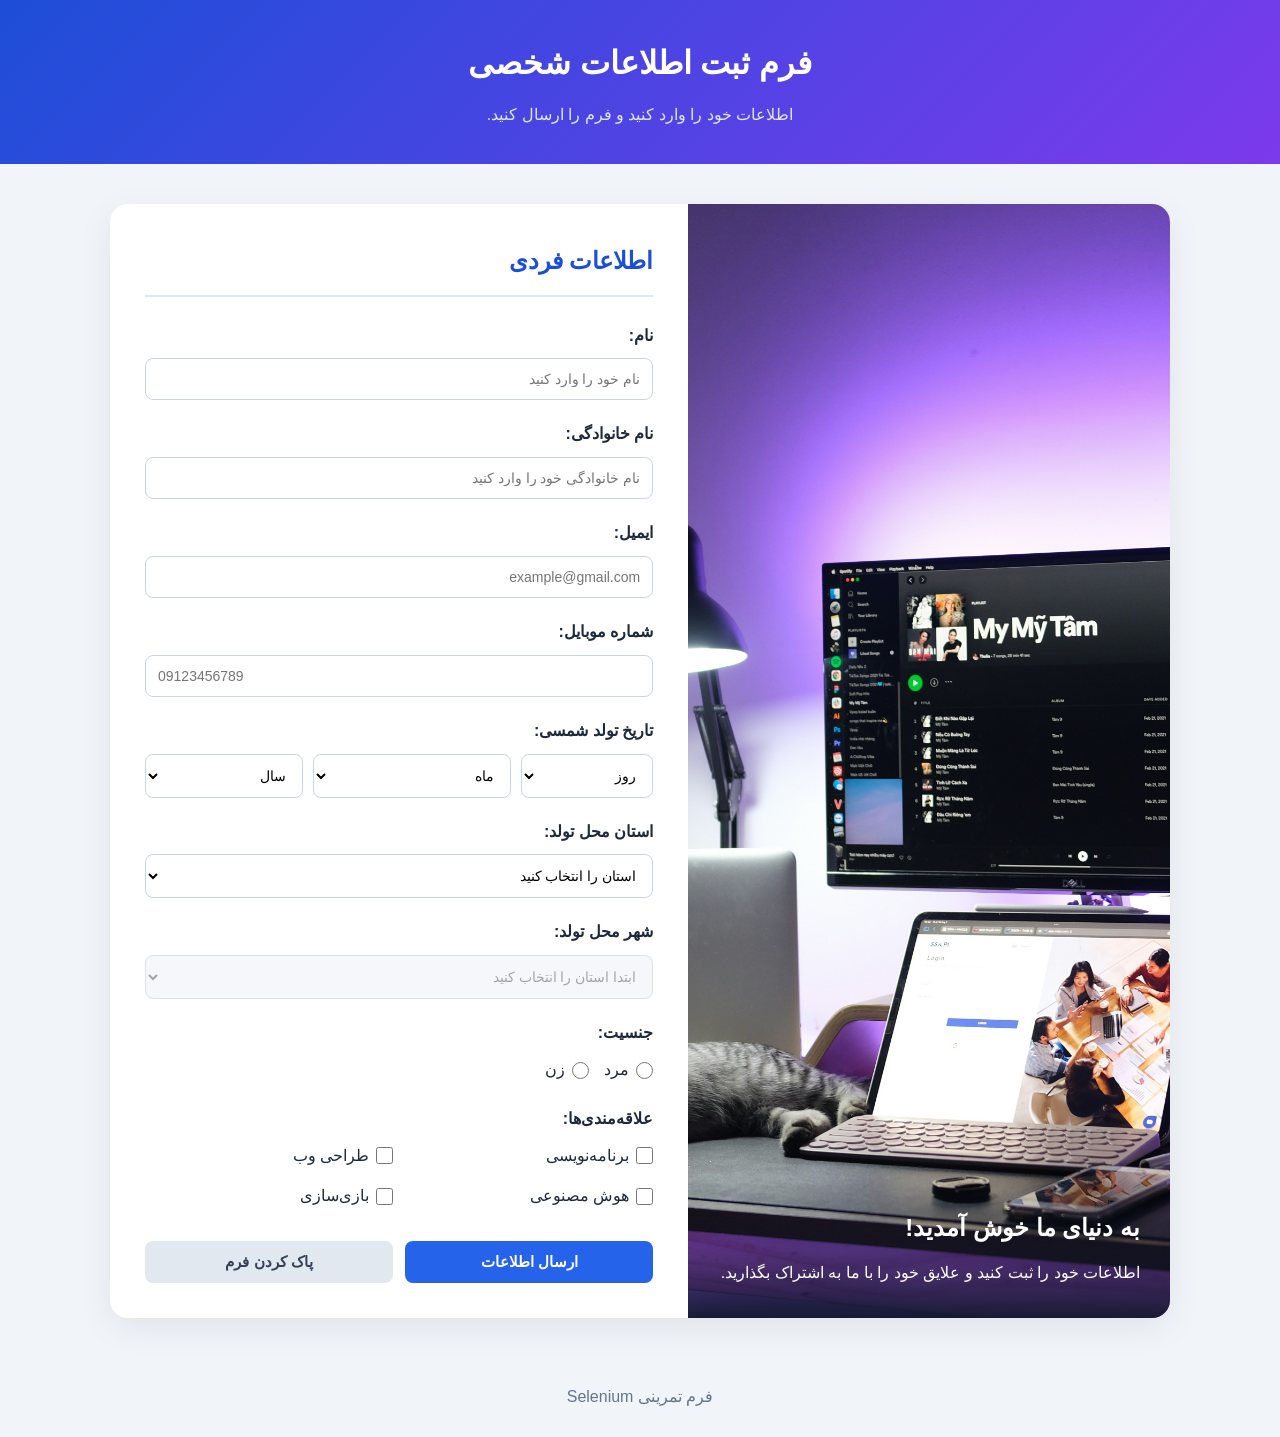
<file: 4.html>
<!DOCTYPE html>
<html lang="fa" dir="rtl">

<head>
    <meta charset="UTF-8">
    <meta name="viewport" content="width=device-width, initial-scale=1.0">
    <title>فرم ثبت اطلاعات شخصی</title>
    <link rel="stylesheet" href="4.css">
</head>

<body>

    <header>
        <h1>فرم ثبت اطلاعات شخصی</h1>
        <p>اطلاعات خود را وارد کنید و فرم را ارسال کنید.</p>
    </header>

    <main>
        <section class="form-container">

            <div class="form-image">
                <img src="2.jpg" alt="کار با لپ‌تاپ">

                <div class="image-text">
                    <h2>به دنیای ما خوش آمدید!</h2>
                    <p>
                        اطلاعات خود را ثبت کنید و علایق خود را
                        با ما به اشتراک بگذارید.
                    </p>
                </div>
            </div>

            <form action="" method="GET" id="personalForm">

                <h2>اطلاعات فردی</h2>

                <!-- نام -->
                <div class="form-group">
                    <label for="firstName">نام:</label>
                    <input
                        type="text"
                        id="firstName"
                        name="first_name"
                        placeholder="نام خود را وارد کنید"
                        required
                    >
                </div>

                <!-- نام خانوادگی -->
                <div class="form-group">
                    <label for="lastName">نام خانوادگی:</label>
                    <input
                        type="text"
                        id="lastName"
                        name="last_name"
                        placeholder="نام خانوادگی خود را وارد کنید"
                        required
                    >
                </div>

                <!-- ایمیل -->
                <div class="form-group">
                    <label for="email">ایمیل:</label>
                    <input
                        type="email"
                        id="email"
                        name="email"
                        placeholder="example@gmail.com"
                        required
                    >
                </div>

                <!-- شماره موبایل -->
                <div class="form-group">
                    <label for="phone">شماره موبایل:</label>
                    <input
                        type="tel"
                        id="phone"
                        name="phone"
                        placeholder="09123456789"
                        pattern="09[0-9]{9}"
                        minlength="11"
                        maxlength="11"
                        inputmode="numeric"
                        title="شماره موبایل باید 11 رقم و با 09 شروع شود"
                        required
                    >
                </div>

                <!-- تاریخ تولد -->
                <div class="form-group">
                    <label>تاریخ تولد شمسی:</label>

                    <div class="birth-date">
                        <select id="birthDay" name="birth_day" required>
                            <option value="">روز</option>
                        </select>

                        <select id="birthMonth" name="birth_month" required>
                            <option value="">ماه</option>
                            <option value="1">فروردین</option>
                            <option value="2">اردیبهشت</option>
                            <option value="3">خرداد</option>
                            <option value="4">تیر</option>
                            <option value="5">مرداد</option>
                            <option value="6">شهریور</option>
                            <option value="7">مهر</option>
                            <option value="8">آبان</option>
                            <option value="9">آذر</option>
                            <option value="10">دی</option>
                            <option value="11">بهمن</option>
                            <option value="12">اسفند</option>
                        </select>

                        <select id="birthYear" name="birth_year" required>
                            <option value="">سال</option>
                        </select>
                    </div>
                </div>

                <!-- استان -->
                <div class="form-group">
                    <label for="province">استان محل تولد:</label>

                    <select id="province" name="province" required>
                        <option value="">استان را انتخاب کنید</option>
                        <option value="تهران">تهران</option>
                        <option value="اصفهان">اصفهان</option>
                        <option value="فارس">فارس</option>
                        <option value="خراسان رضوی">خراسان رضوی</option>
                        <option value="آذربایجان شرقی">آذربایجان شرقی</option>
                        <option value="گیلان">گیلان</option>
                    </select>
                </div>

                <!-- شهر -->
                <div class="form-group">
                    <label for="city">شهر محل تولد:</label>

                    <select id="city" name="city" required disabled>
                        <option value="">ابتدا استان را انتخاب کنید</option>
                    </select>
                </div>

                <!-- جنسیت -->
                <fieldset class="form-group">
                    <legend>جنسیت:</legend>

                    <div class="options">
                        <label>
                            <input
                                type="radio"
                                name="gender"
                                value="مرد"
                                required
                            >
                            مرد
                        </label>

                        <label>
                            <input
                                type="radio"
                                name="gender"
                                value="زن"
                            >
                            زن
                        </label>
                    </div>
                </fieldset>

                <!-- علاقه‌مندی‌ها -->
                <fieldset class="form-group">
                    <legend>علاقه‌مندی‌ها:</legend>

                    <div class="options interests">
                        <label>
                            <input
                                type="checkbox"
                                name="interests"
                                value="برنامه نویسی"
                            >
                            برنامه‌نویسی
                        </label>

                        <label>
                            <input
                                type="checkbox"
                                name="interests"
                                value="طراحی وب"
                            >
                            طراحی وب
                        </label>

                        <label>
                            <input
                                type="checkbox"
                                name="interests"
                                value="هوش مصنوعی"
                            >
                            هوش مصنوعی
                        </label>

                        <label>
                            <input
                                type="checkbox"
                                name="interests"
                                value="بازی سازی"
                            >
                            بازی‌سازی
                        </label>
                    </div>
                </fieldset>

                <!-- دکمه‌ها -->
                <div class="buttons">
                    <button type="submit" class="submit-btn">
                        ارسال اطلاعات
                    </button>

                    <button type="reset" class="clear-btn">
                        پاک کردن فرم
                    </button>
                </div>

            </form>
        </section>
    </main>

    <footer>
        فرم تمرینی Selenium
    </footer>

    <script src="4.js"></script>

</body>
</html>
</file>
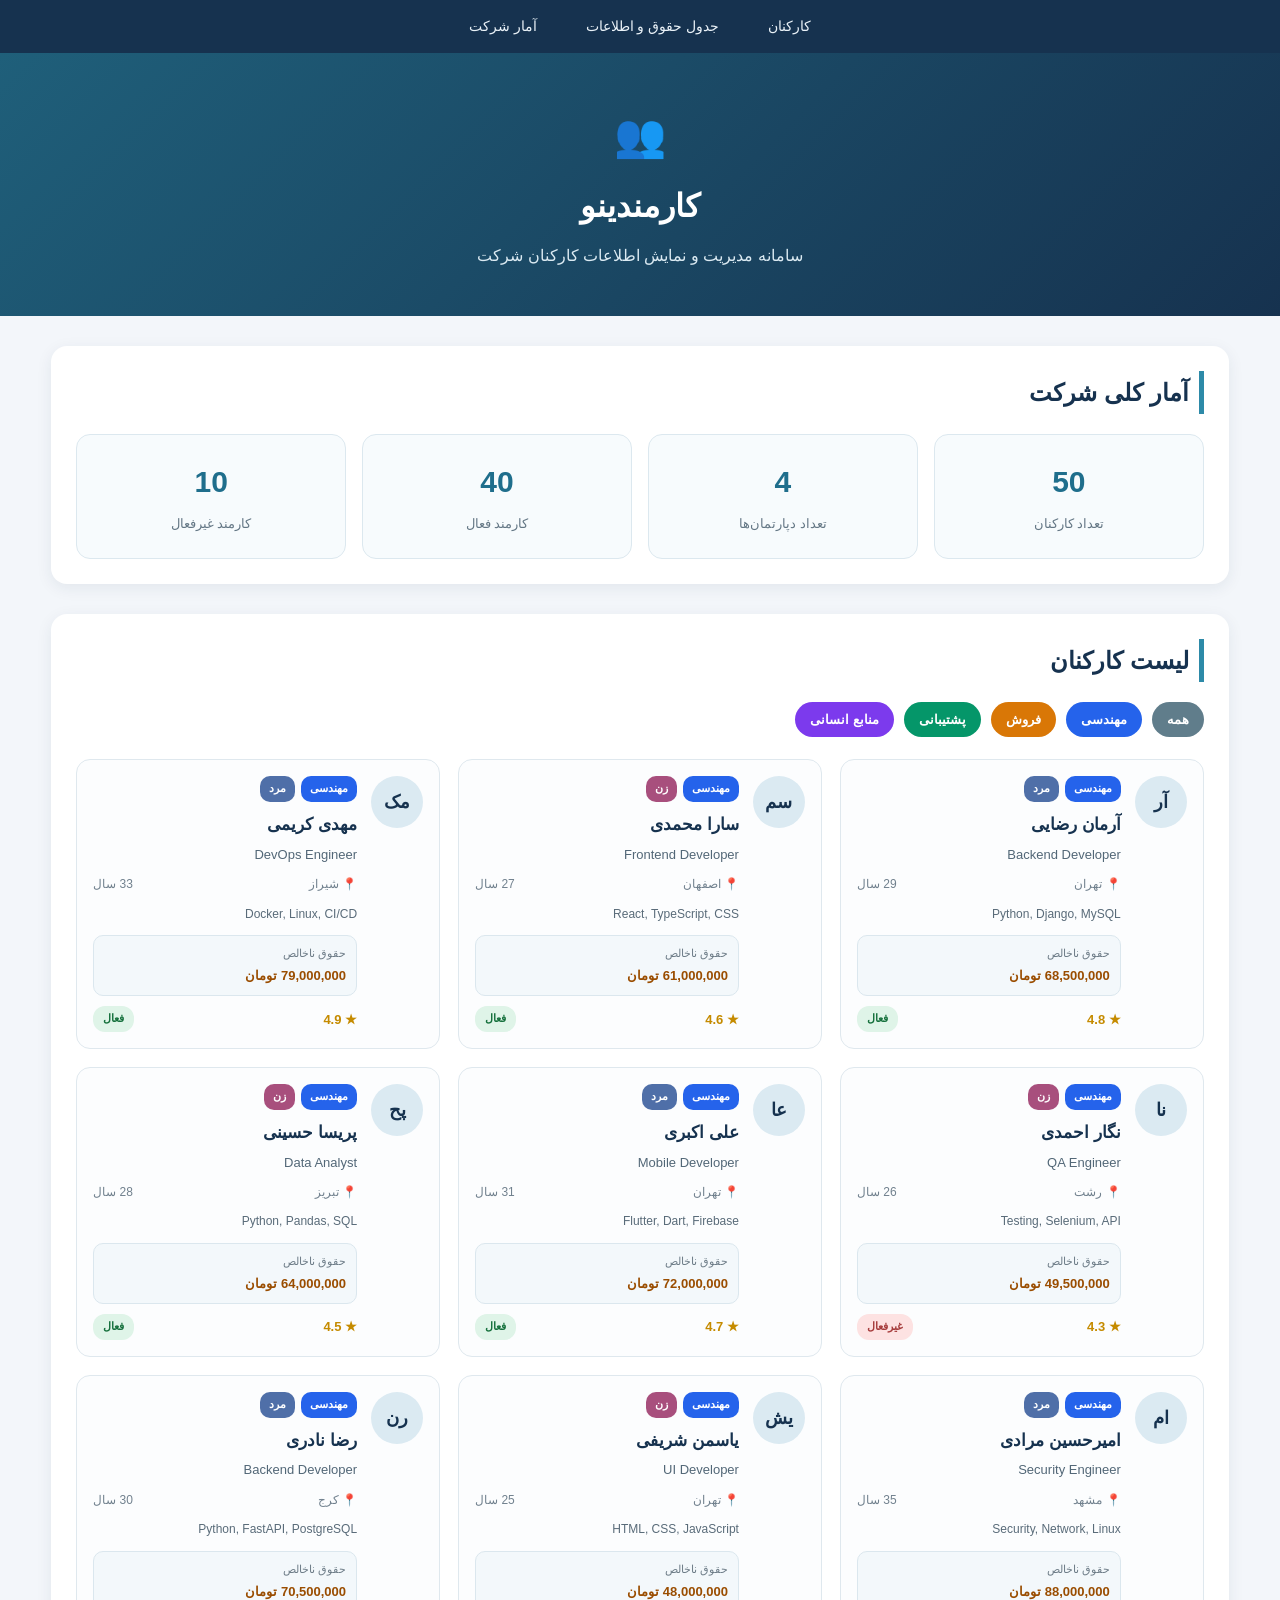
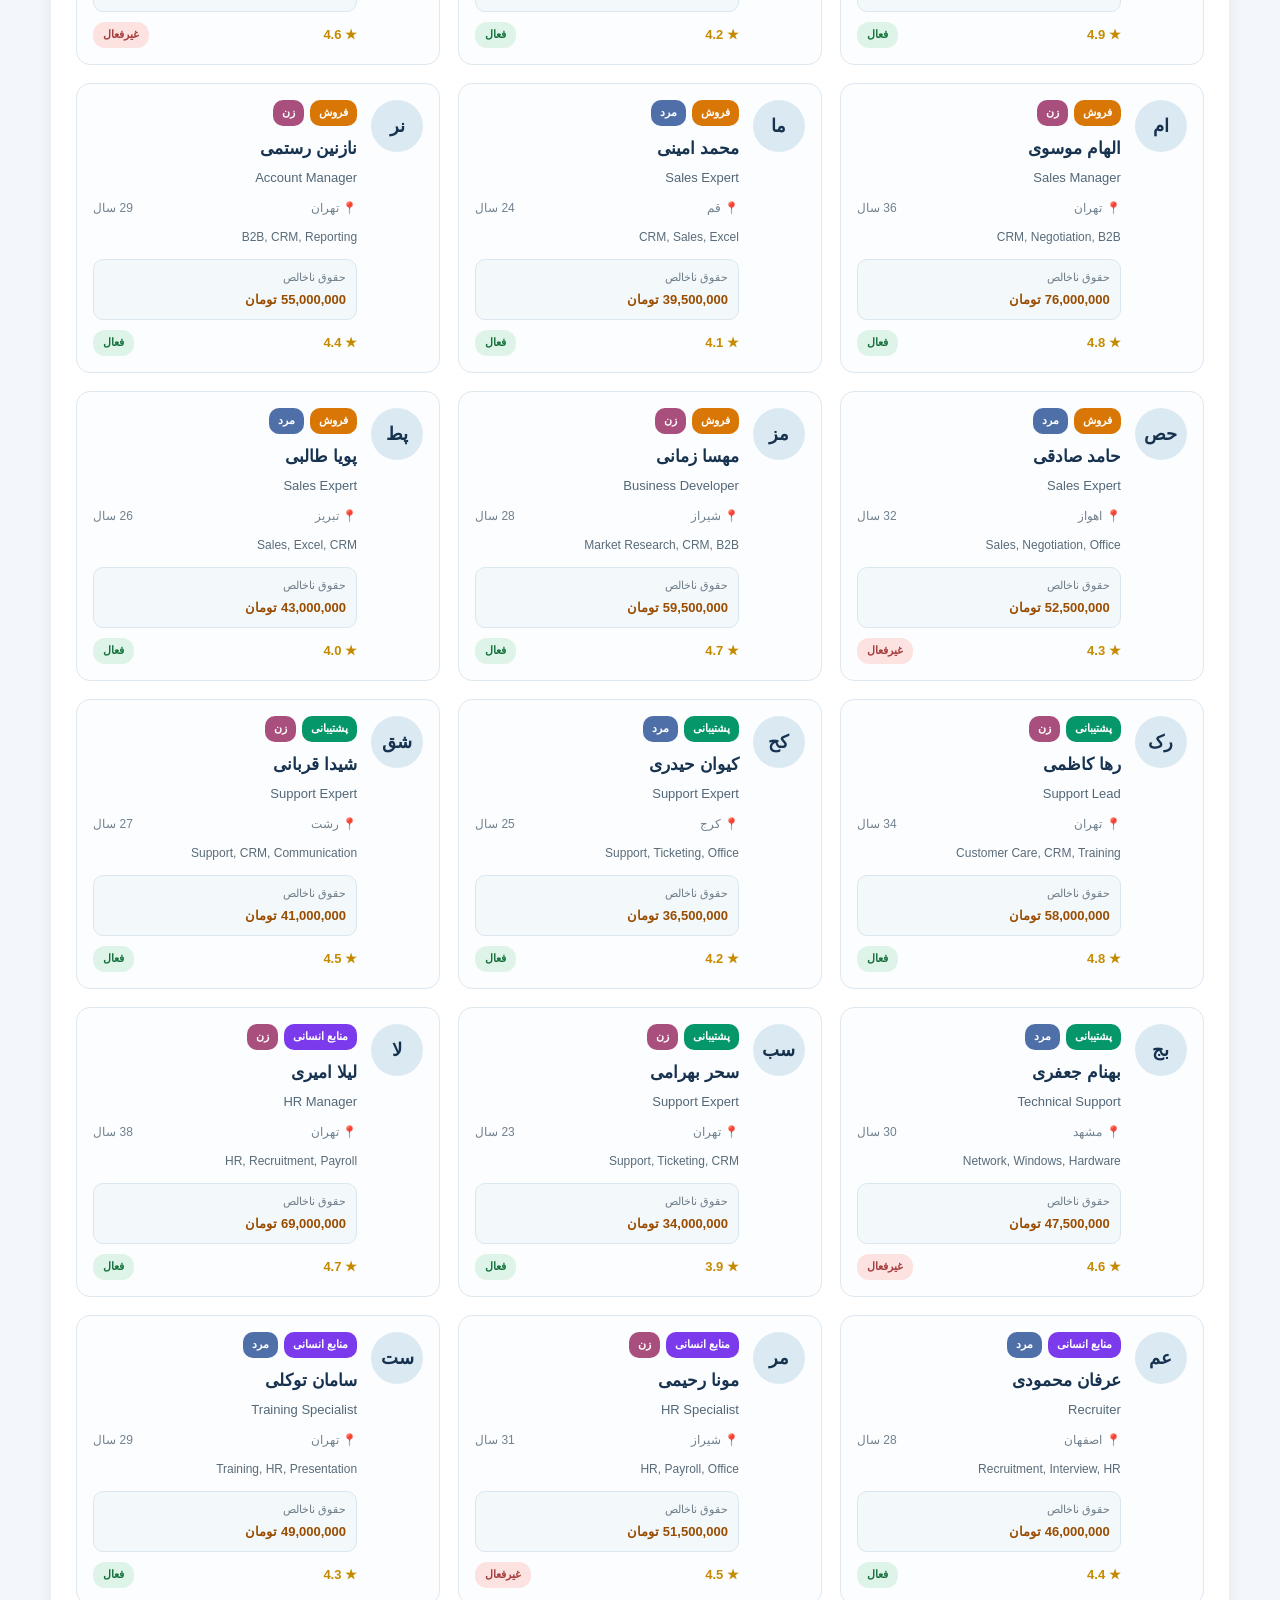
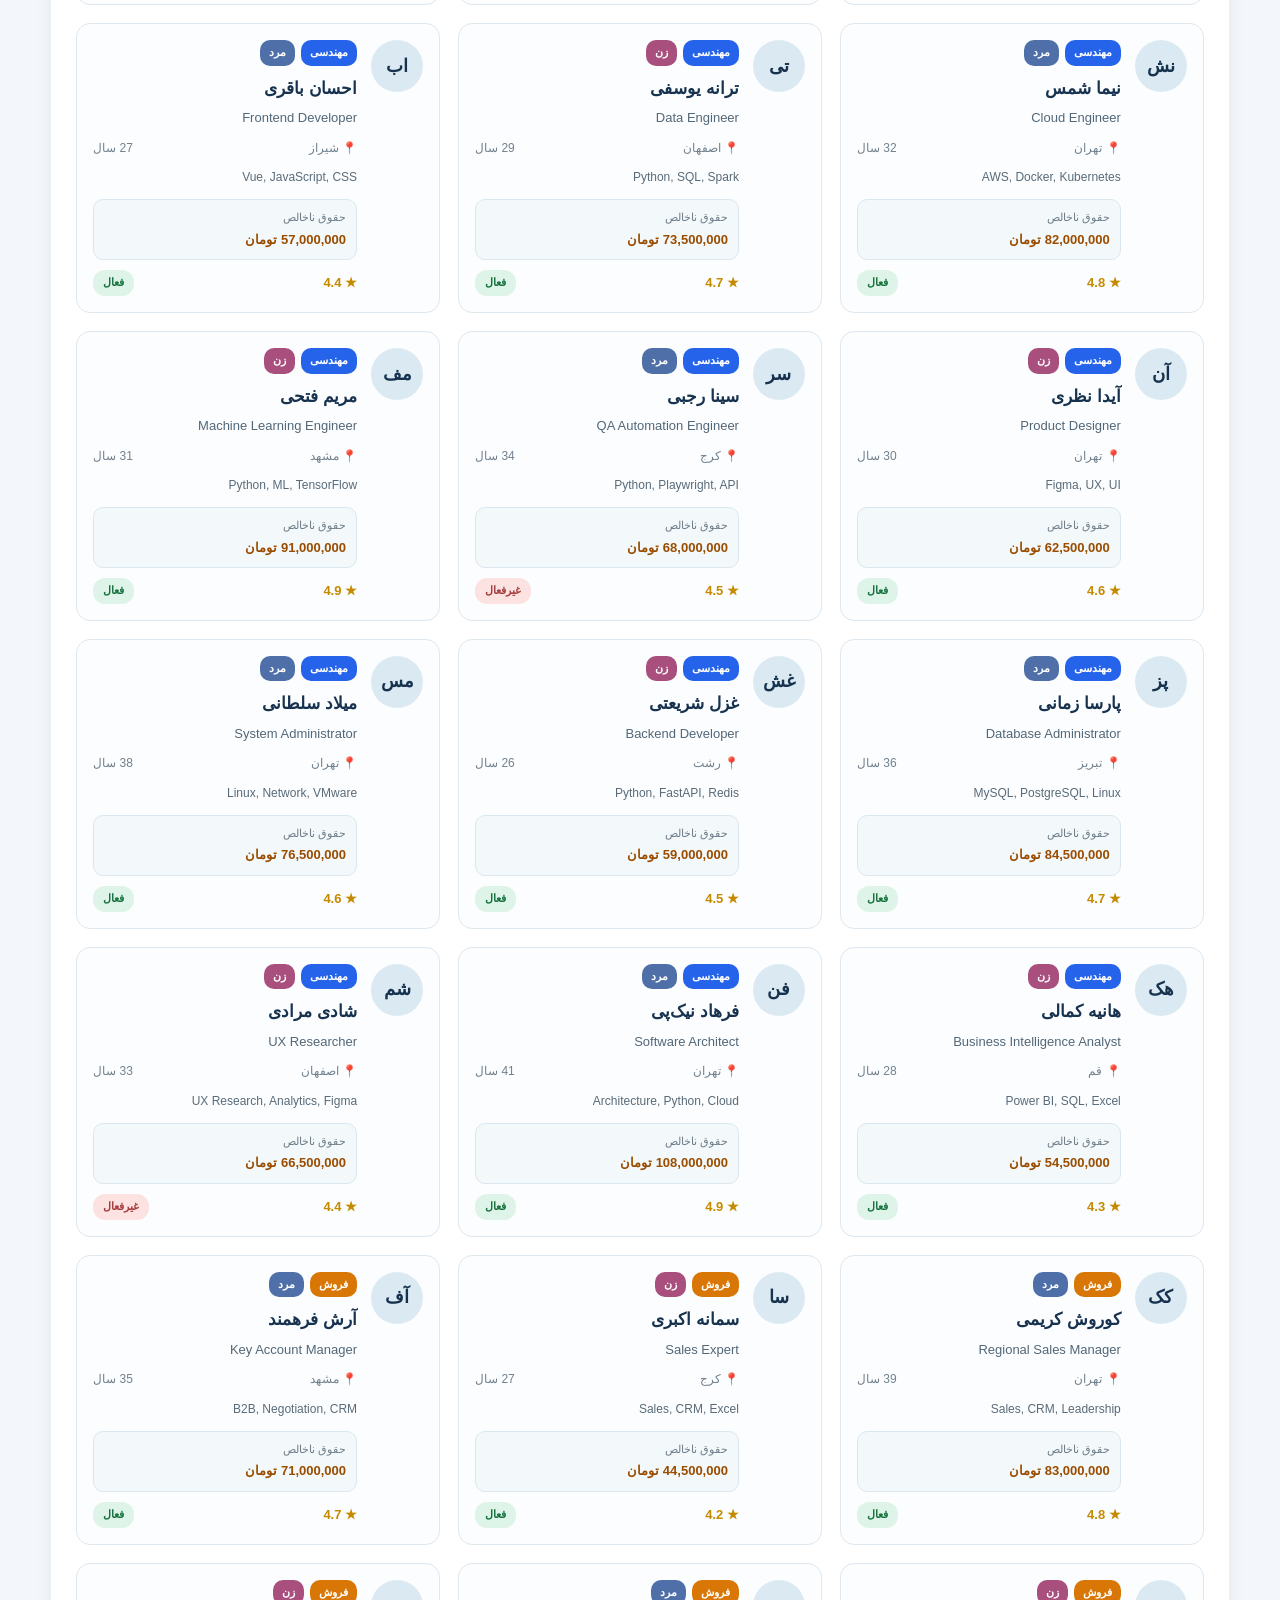
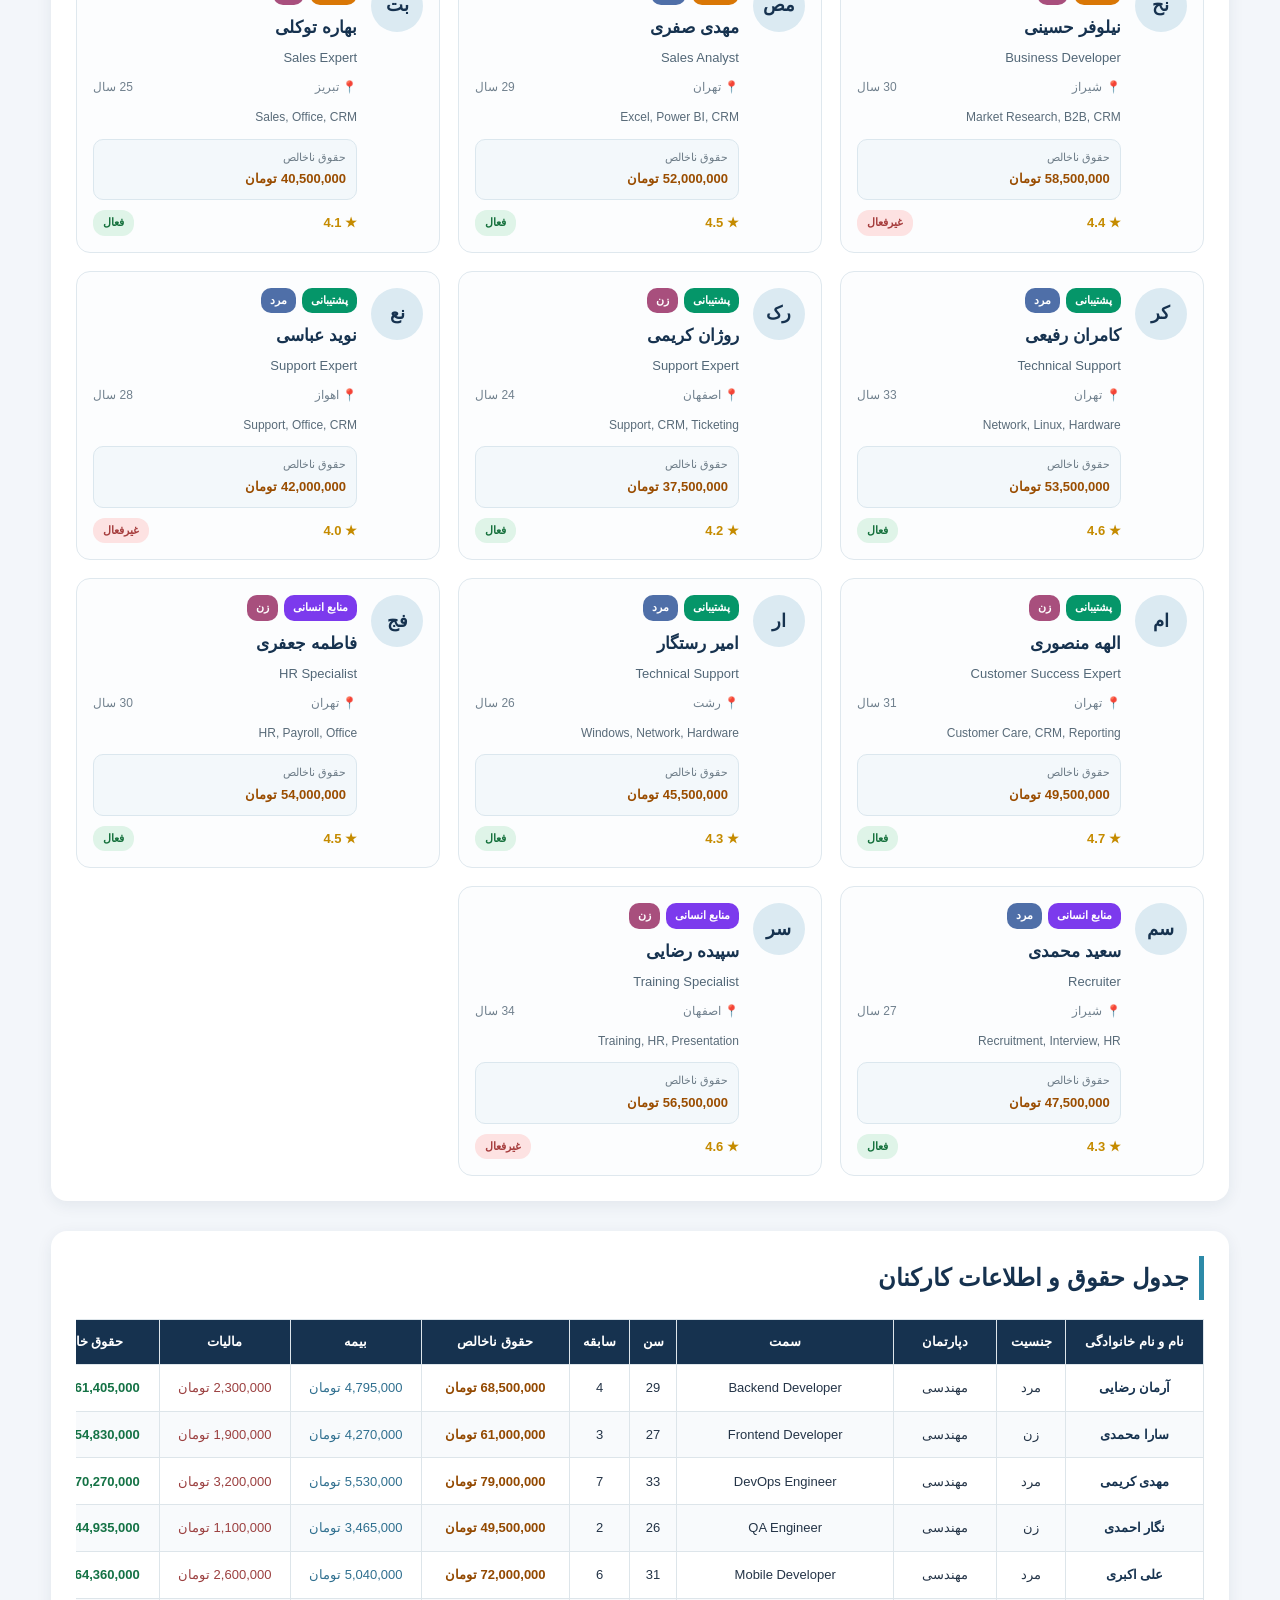
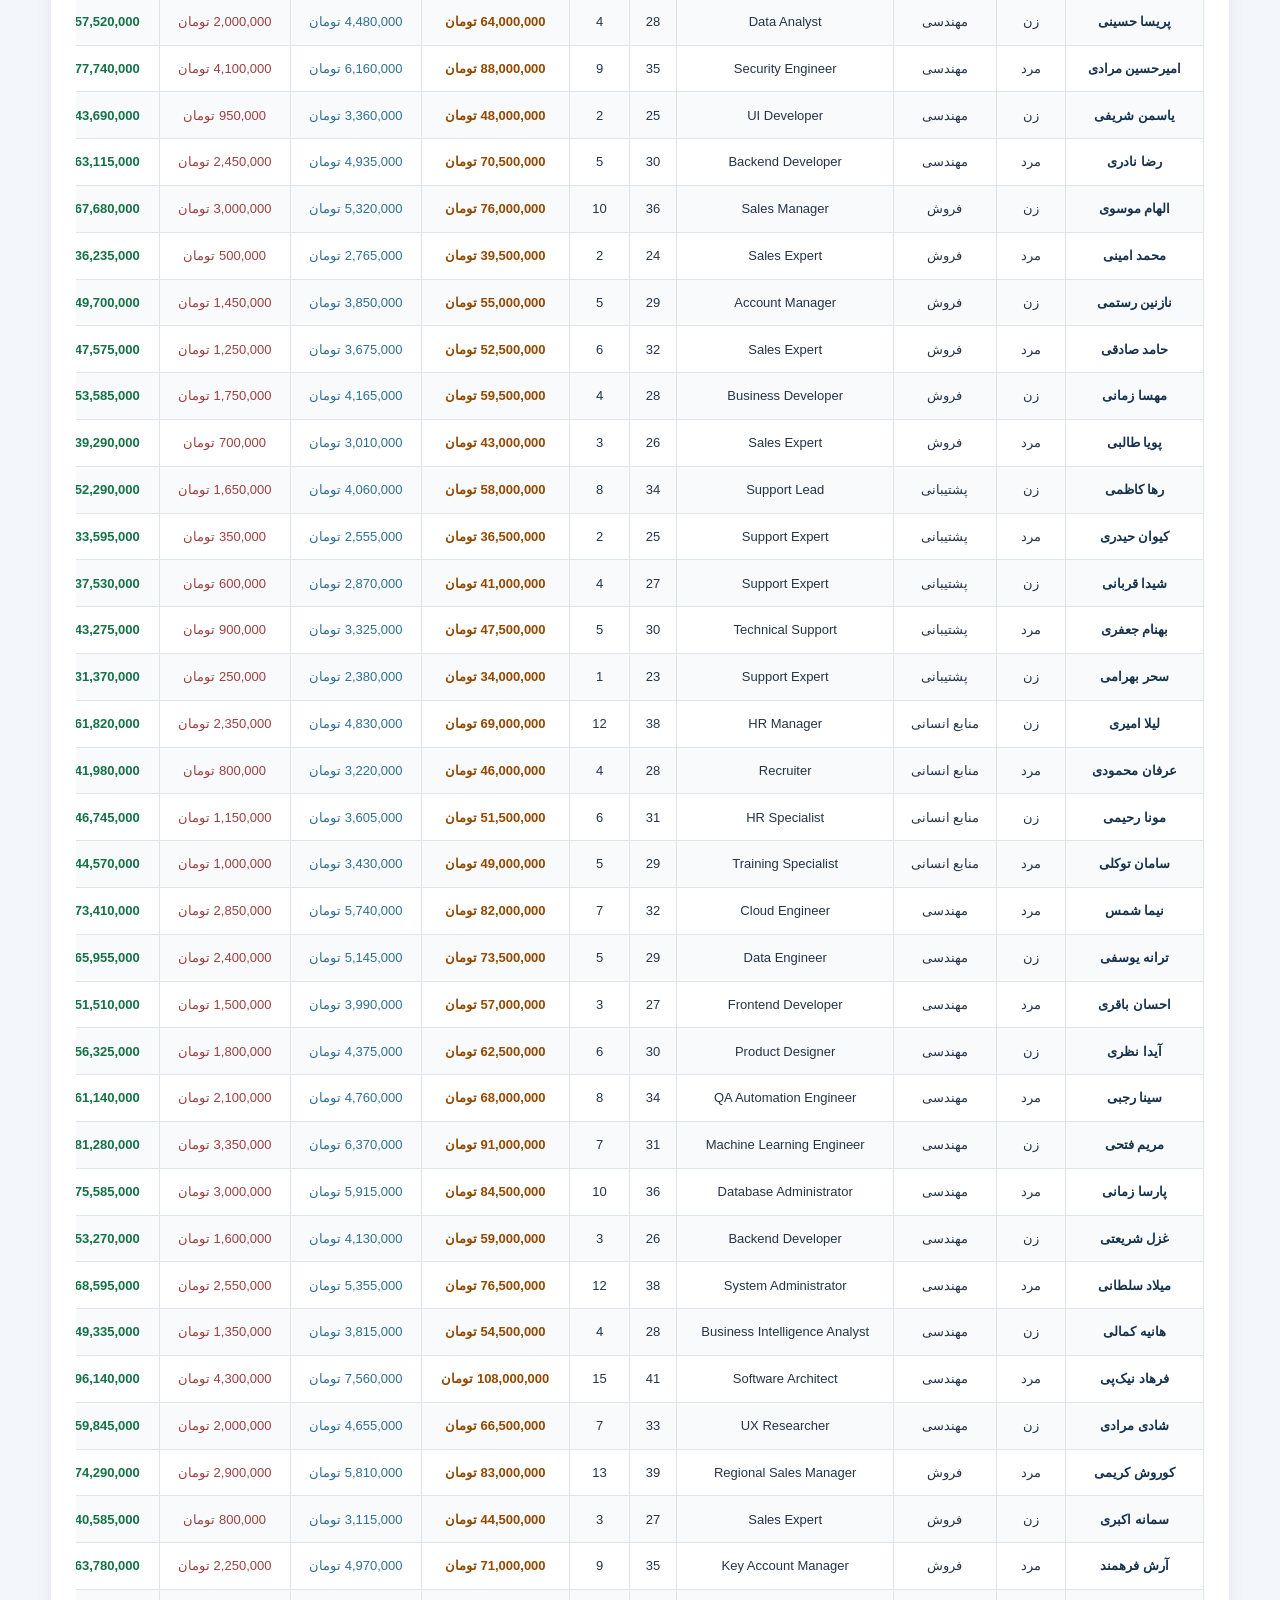
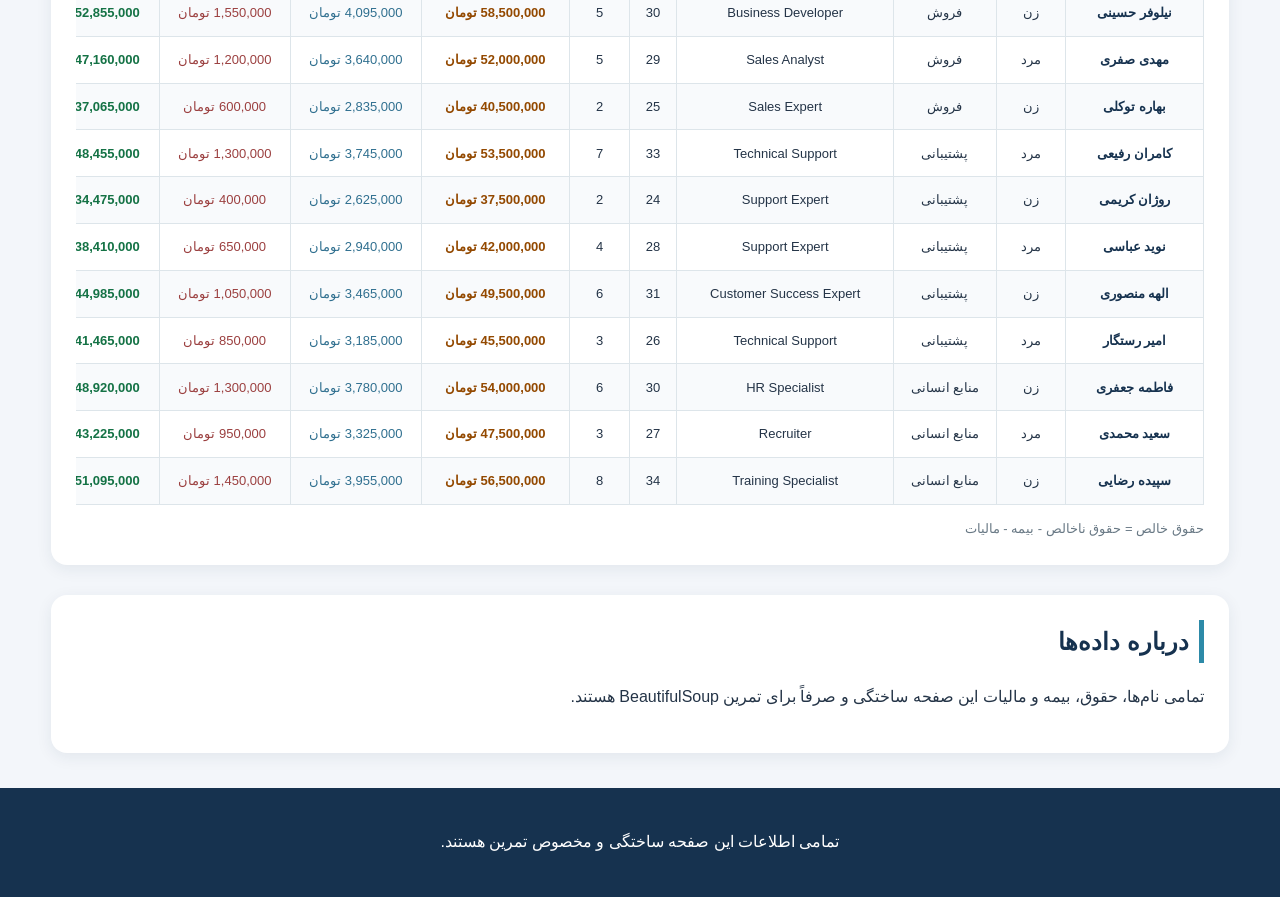
<file: person.html>
<!doctype html>

<html dir="rtl" lang="fa">
  <head>
    <meta charset="utf-8" />
    <meta content="width=device-width, initial-scale=1.0" name="viewport" />
    <title>کارمندینو | سامانه کارکنان</title>
    <link href="person.css" rel="stylesheet" />
  </head>
  <body>
    <nav id="nav-menu">
      <a href="#people">کارکنان</a>
      <a href="#employee-table">جدول حقوق و اطلاعات</a>
      <a href="#stats">آمار شرکت</a>
    </nav>
    <header id="header">
      <div class="logo">👥</div>
      <h1>کارمندینو</h1>
      <p class="description">سامانه مدیریت و نمایش اطلاعات کارکنان شرکت</p>
    </header>
    <main>
      <section class="section" id="stats">
        <h2>آمار کلی شرکت</h2>
        <div class="stats-grid">
          <div class="stat-card">
            <span class="stat-number">50</span
            ><span class="stat-title">تعداد کارکنان</span>
          </div>
          <div class="stat-card">
            <span class="stat-number">4</span
            ><span class="stat-title">تعداد دپارتمان‌ها</span>
          </div>
          <div class="stat-card">
            <span class="stat-number">40</span
            ><span class="stat-title">کارمند فعال</span>
          </div>
          <div class="stat-card">
            <span class="stat-number">10</span
            ><span class="stat-title">کارمند غیرفعال</span>
          </div>
        </div>
      </section>
      <section class="section" id="people">
        <h2>لیست کارکنان</h2>
        <div class="department-filter">
          <span class="filter-item all-filter">همه</span>
          <span class="filter-item engineering-filter">مهندسی</span>
          <span class="filter-item sales-filter">فروش</span>
          <span class="filter-item support-filter">پشتیبانی</span>
          <span class="filter-item hr-filter">منابع انسانی</span>
        </div>
        <div class="person-grid">
          <article
            class="person-card"
            data-department="engineering"
            data-gender="male"
            data-id="1"
            data-status="active"
          >
            <div class="avatar">آر</div>
            <div class="person-body">
              <div class="top-badges">
                <span class="department-badge" data-department="engineering"
                  >مهندسی</span
                >
                <span class="gender-badge" data-gender="male">مرد</span>
              </div>
              <h3 class="person-name">آرمان رضایی</h3>
              <p class="person-role">Backend Developer</p>
              <p class="person-meta">
                <span>📍 تهران</span><span data-age="29">29 سال</span>
              </p>
              <p class="person-skills">Python, Django, MySQL</p>
              <div class="salary-summary">
                <span class="gross-label">حقوق ناخالص</span>
                <span class="gross-value" data-toman="68500000"
                  >68,500,000 تومان</span
                >
              </div>
              <div class="person-footer">
                <span class="person-rating" data-rating="4.8">★ 4.8</span>
                <span class="status-badge active-status">فعال</span>
              </div>
            </div>
          </article>
          <article
            class="person-card"
            data-department="engineering"
            data-gender="female"
            data-id="2"
            data-status="active"
          >
            <div class="avatar">سم</div>
            <div class="person-body">
              <div class="top-badges">
                <span class="department-badge" data-department="engineering"
                  >مهندسی</span
                >
                <span class="gender-badge" data-gender="female">زن</span>
              </div>
              <h3 class="person-name">سارا محمدی</h3>
              <p class="person-role">Frontend Developer</p>
              <p class="person-meta">
                <span>📍 اصفهان</span><span data-age="27">27 سال</span>
              </p>
              <p class="person-skills">React, TypeScript, CSS</p>
              <div class="salary-summary">
                <span class="gross-label">حقوق ناخالص</span>
                <span class="gross-value" data-toman="61000000"
                  >61,000,000 تومان</span
                >
              </div>
              <div class="person-footer">
                <span class="person-rating" data-rating="4.6">★ 4.6</span>
                <span class="status-badge active-status">فعال</span>
              </div>
            </div>
          </article>
          <article
            class="person-card"
            data-department="engineering"
            data-gender="male"
            data-id="3"
            data-status="active"
          >
            <div class="avatar">مک</div>
            <div class="person-body">
              <div class="top-badges">
                <span class="department-badge" data-department="engineering"
                  >مهندسی</span
                >
                <span class="gender-badge" data-gender="male">مرد</span>
              </div>
              <h3 class="person-name">مهدی کریمی</h3>
              <p class="person-role">DevOps Engineer</p>
              <p class="person-meta">
                <span>📍 شیراز</span><span data-age="33">33 سال</span>
              </p>
              <p class="person-skills">Docker, Linux, CI/CD</p>
              <div class="salary-summary">
                <span class="gross-label">حقوق ناخالص</span>
                <span class="gross-value" data-toman="79000000"
                  >79,000,000 تومان</span
                >
              </div>
              <div class="person-footer">
                <span class="person-rating" data-rating="4.9">★ 4.9</span>
                <span class="status-badge active-status">فعال</span>
              </div>
            </div>
          </article>
          <article
            class="person-card"
            data-department="engineering"
            data-gender="female"
            data-id="4"
            data-status="inactive"
          >
            <div class="avatar">نا</div>
            <div class="person-body">
              <div class="top-badges">
                <span class="department-badge" data-department="engineering"
                  >مهندسی</span
                >
                <span class="gender-badge" data-gender="female">زن</span>
              </div>
              <h3 class="person-name">نگار احمدی</h3>
              <p class="person-role">QA Engineer</p>
              <p class="person-meta">
                <span>📍 رشت</span><span data-age="26">26 سال</span>
              </p>
              <p class="person-skills">Testing, Selenium, API</p>
              <div class="salary-summary">
                <span class="gross-label">حقوق ناخالص</span>
                <span class="gross-value" data-toman="49500000"
                  >49,500,000 تومان</span
                >
              </div>
              <div class="person-footer">
                <span class="person-rating" data-rating="4.3">★ 4.3</span>
                <span class="status-badge inactive-status">غیرفعال</span>
              </div>
            </div>
          </article>
          <article
            class="person-card"
            data-department="engineering"
            data-gender="male"
            data-id="5"
            data-status="active"
          >
            <div class="avatar">عا</div>
            <div class="person-body">
              <div class="top-badges">
                <span class="department-badge" data-department="engineering"
                  >مهندسی</span
                >
                <span class="gender-badge" data-gender="male">مرد</span>
              </div>
              <h3 class="person-name">علی اکبری</h3>
              <p class="person-role">Mobile Developer</p>
              <p class="person-meta">
                <span>📍 تهران</span><span data-age="31">31 سال</span>
              </p>
              <p class="person-skills">Flutter, Dart, Firebase</p>
              <div class="salary-summary">
                <span class="gross-label">حقوق ناخالص</span>
                <span class="gross-value" data-toman="72000000"
                  >72,000,000 تومان</span
                >
              </div>
              <div class="person-footer">
                <span class="person-rating" data-rating="4.7">★ 4.7</span>
                <span class="status-badge active-status">فعال</span>
              </div>
            </div>
          </article>
          <article
            class="person-card"
            data-department="engineering"
            data-gender="female"
            data-id="6"
            data-status="active"
          >
            <div class="avatar">پح</div>
            <div class="person-body">
              <div class="top-badges">
                <span class="department-badge" data-department="engineering"
                  >مهندسی</span
                >
                <span class="gender-badge" data-gender="female">زن</span>
              </div>
              <h3 class="person-name">پریسا حسینی</h3>
              <p class="person-role">Data Analyst</p>
              <p class="person-meta">
                <span>📍 تبریز</span><span data-age="28">28 سال</span>
              </p>
              <p class="person-skills">Python, Pandas, SQL</p>
              <div class="salary-summary">
                <span class="gross-label">حقوق ناخالص</span>
                <span class="gross-value" data-toman="64000000"
                  >64,000,000 تومان</span
                >
              </div>
              <div class="person-footer">
                <span class="person-rating" data-rating="4.5">★ 4.5</span>
                <span class="status-badge active-status">فعال</span>
              </div>
            </div>
          </article>
          <article
            class="person-card"
            data-department="engineering"
            data-gender="male"
            data-id="7"
            data-status="active"
          >
            <div class="avatar">ام</div>
            <div class="person-body">
              <div class="top-badges">
                <span class="department-badge" data-department="engineering"
                  >مهندسی</span
                >
                <span class="gender-badge" data-gender="male">مرد</span>
              </div>
              <h3 class="person-name">امیرحسین مرادی</h3>
              <p class="person-role">Security Engineer</p>
              <p class="person-meta">
                <span>📍 مشهد</span><span data-age="35">35 سال</span>
              </p>
              <p class="person-skills">Security, Network, Linux</p>
              <div class="salary-summary">
                <span class="gross-label">حقوق ناخالص</span>
                <span class="gross-value" data-toman="88000000"
                  >88,000,000 تومان</span
                >
              </div>
              <div class="person-footer">
                <span class="person-rating" data-rating="4.9">★ 4.9</span>
                <span class="status-badge active-status">فعال</span>
              </div>
            </div>
          </article>
          <article
            class="person-card"
            data-department="engineering"
            data-gender="female"
            data-id="8"
            data-status="active"
          >
            <div class="avatar">یش</div>
            <div class="person-body">
              <div class="top-badges">
                <span class="department-badge" data-department="engineering"
                  >مهندسی</span
                >
                <span class="gender-badge" data-gender="female">زن</span>
              </div>
              <h3 class="person-name">یاسمن شریفی</h3>
              <p class="person-role">UI Developer</p>
              <p class="person-meta">
                <span>📍 تهران</span><span data-age="25">25 سال</span>
              </p>
              <p class="person-skills">HTML, CSS, JavaScript</p>
              <div class="salary-summary">
                <span class="gross-label">حقوق ناخالص</span>
                <span class="gross-value" data-toman="48000000"
                  >48,000,000 تومان</span
                >
              </div>
              <div class="person-footer">
                <span class="person-rating" data-rating="4.2">★ 4.2</span>
                <span class="status-badge active-status">فعال</span>
              </div>
            </div>
          </article>
          <article
            class="person-card"
            data-department="engineering"
            data-gender="male"
            data-id="9"
            data-status="inactive"
          >
            <div class="avatar">رن</div>
            <div class="person-body">
              <div class="top-badges">
                <span class="department-badge" data-department="engineering"
                  >مهندسی</span
                >
                <span class="gender-badge" data-gender="male">مرد</span>
              </div>
              <h3 class="person-name">رضا نادری</h3>
              <p class="person-role">Backend Developer</p>
              <p class="person-meta">
                <span>📍 کرج</span><span data-age="30">30 سال</span>
              </p>
              <p class="person-skills">Python, FastAPI, PostgreSQL</p>
              <div class="salary-summary">
                <span class="gross-label">حقوق ناخالص</span>
                <span class="gross-value" data-toman="70500000"
                  >70,500,000 تومان</span
                >
              </div>
              <div class="person-footer">
                <span class="person-rating" data-rating="4.6">★ 4.6</span>
                <span class="status-badge inactive-status">غیرفعال</span>
              </div>
            </div>
          </article>
          <article
            class="person-card"
            data-department="sales"
            data-gender="female"
            data-id="10"
            data-status="active"
          >
            <div class="avatar">ام</div>
            <div class="person-body">
              <div class="top-badges">
                <span class="department-badge" data-department="sales"
                  >فروش</span
                >
                <span class="gender-badge" data-gender="female">زن</span>
              </div>
              <h3 class="person-name">الهام موسوی</h3>
              <p class="person-role">Sales Manager</p>
              <p class="person-meta">
                <span>📍 تهران</span><span data-age="36">36 سال</span>
              </p>
              <p class="person-skills">CRM, Negotiation, B2B</p>
              <div class="salary-summary">
                <span class="gross-label">حقوق ناخالص</span>
                <span class="gross-value" data-toman="76000000"
                  >76,000,000 تومان</span
                >
              </div>
              <div class="person-footer">
                <span class="person-rating" data-rating="4.8">★ 4.8</span>
                <span class="status-badge active-status">فعال</span>
              </div>
            </div>
          </article>
          <article
            class="person-card"
            data-department="sales"
            data-gender="male"
            data-id="11"
            data-status="active"
          >
            <div class="avatar">ما</div>
            <div class="person-body">
              <div class="top-badges">
                <span class="department-badge" data-department="sales"
                  >فروش</span
                >
                <span class="gender-badge" data-gender="male">مرد</span>
              </div>
              <h3 class="person-name">محمد امینی</h3>
              <p class="person-role">Sales Expert</p>
              <p class="person-meta">
                <span>📍 قم</span><span data-age="24">24 سال</span>
              </p>
              <p class="person-skills">CRM, Sales, Excel</p>
              <div class="salary-summary">
                <span class="gross-label">حقوق ناخالص</span>
                <span class="gross-value" data-toman="39500000"
                  >39,500,000 تومان</span
                >
              </div>
              <div class="person-footer">
                <span class="person-rating" data-rating="4.1">★ 4.1</span>
                <span class="status-badge active-status">فعال</span>
              </div>
            </div>
          </article>
          <article
            class="person-card"
            data-department="sales"
            data-gender="female"
            data-id="12"
            data-status="active"
          >
            <div class="avatar">نر</div>
            <div class="person-body">
              <div class="top-badges">
                <span class="department-badge" data-department="sales"
                  >فروش</span
                >
                <span class="gender-badge" data-gender="female">زن</span>
              </div>
              <h3 class="person-name">نازنین رستمی</h3>
              <p class="person-role">Account Manager</p>
              <p class="person-meta">
                <span>📍 تهران</span><span data-age="29">29 سال</span>
              </p>
              <p class="person-skills">B2B, CRM, Reporting</p>
              <div class="salary-summary">
                <span class="gross-label">حقوق ناخالص</span>
                <span class="gross-value" data-toman="55000000"
                  >55,000,000 تومان</span
                >
              </div>
              <div class="person-footer">
                <span class="person-rating" data-rating="4.4">★ 4.4</span>
                <span class="status-badge active-status">فعال</span>
              </div>
            </div>
          </article>
          <article
            class="person-card"
            data-department="sales"
            data-gender="male"
            data-id="13"
            data-status="inactive"
          >
            <div class="avatar">حص</div>
            <div class="person-body">
              <div class="top-badges">
                <span class="department-badge" data-department="sales"
                  >فروش</span
                >
                <span class="gender-badge" data-gender="male">مرد</span>
              </div>
              <h3 class="person-name">حامد صادقی</h3>
              <p class="person-role">Sales Expert</p>
              <p class="person-meta">
                <span>📍 اهواز</span><span data-age="32">32 سال</span>
              </p>
              <p class="person-skills">Sales, Negotiation, Office</p>
              <div class="salary-summary">
                <span class="gross-label">حقوق ناخالص</span>
                <span class="gross-value" data-toman="52500000"
                  >52,500,000 تومان</span
                >
              </div>
              <div class="person-footer">
                <span class="person-rating" data-rating="4.3">★ 4.3</span>
                <span class="status-badge inactive-status">غیرفعال</span>
              </div>
            </div>
          </article>
          <article
            class="person-card"
            data-department="sales"
            data-gender="female"
            data-id="14"
            data-status="active"
          >
            <div class="avatar">مز</div>
            <div class="person-body">
              <div class="top-badges">
                <span class="department-badge" data-department="sales"
                  >فروش</span
                >
                <span class="gender-badge" data-gender="female">زن</span>
              </div>
              <h3 class="person-name">مهسا زمانی</h3>
              <p class="person-role">Business Developer</p>
              <p class="person-meta">
                <span>📍 شیراز</span><span data-age="28">28 سال</span>
              </p>
              <p class="person-skills">Market Research, CRM, B2B</p>
              <div class="salary-summary">
                <span class="gross-label">حقوق ناخالص</span>
                <span class="gross-value" data-toman="59500000"
                  >59,500,000 تومان</span
                >
              </div>
              <div class="person-footer">
                <span class="person-rating" data-rating="4.7">★ 4.7</span>
                <span class="status-badge active-status">فعال</span>
              </div>
            </div>
          </article>
          <article
            class="person-card"
            data-department="sales"
            data-gender="male"
            data-id="15"
            data-status="active"
          >
            <div class="avatar">پط</div>
            <div class="person-body">
              <div class="top-badges">
                <span class="department-badge" data-department="sales"
                  >فروش</span
                >
                <span class="gender-badge" data-gender="male">مرد</span>
              </div>
              <h3 class="person-name">پویا طالبی</h3>
              <p class="person-role">Sales Expert</p>
              <p class="person-meta">
                <span>📍 تبریز</span><span data-age="26">26 سال</span>
              </p>
              <p class="person-skills">Sales, Excel, CRM</p>
              <div class="salary-summary">
                <span class="gross-label">حقوق ناخالص</span>
                <span class="gross-value" data-toman="43000000"
                  >43,000,000 تومان</span
                >
              </div>
              <div class="person-footer">
                <span class="person-rating" data-rating="4.0">★ 4.0</span>
                <span class="status-badge active-status">فعال</span>
              </div>
            </div>
          </article>
          <article
            class="person-card"
            data-department="support"
            data-gender="female"
            data-id="16"
            data-status="active"
          >
            <div class="avatar">رک</div>
            <div class="person-body">
              <div class="top-badges">
                <span class="department-badge" data-department="support"
                  >پشتیبانی</span
                >
                <span class="gender-badge" data-gender="female">زن</span>
              </div>
              <h3 class="person-name">رها کاظمی</h3>
              <p class="person-role">Support Lead</p>
              <p class="person-meta">
                <span>📍 تهران</span><span data-age="34">34 سال</span>
              </p>
              <p class="person-skills">Customer Care, CRM, Training</p>
              <div class="salary-summary">
                <span class="gross-label">حقوق ناخالص</span>
                <span class="gross-value" data-toman="58000000"
                  >58,000,000 تومان</span
                >
              </div>
              <div class="person-footer">
                <span class="person-rating" data-rating="4.8">★ 4.8</span>
                <span class="status-badge active-status">فعال</span>
              </div>
            </div>
          </article>
          <article
            class="person-card"
            data-department="support"
            data-gender="male"
            data-id="17"
            data-status="active"
          >
            <div class="avatar">کح</div>
            <div class="person-body">
              <div class="top-badges">
                <span class="department-badge" data-department="support"
                  >پشتیبانی</span
                >
                <span class="gender-badge" data-gender="male">مرد</span>
              </div>
              <h3 class="person-name">کیوان حیدری</h3>
              <p class="person-role">Support Expert</p>
              <p class="person-meta">
                <span>📍 کرج</span><span data-age="25">25 سال</span>
              </p>
              <p class="person-skills">Support, Ticketing, Office</p>
              <div class="salary-summary">
                <span class="gross-label">حقوق ناخالص</span>
                <span class="gross-value" data-toman="36500000"
                  >36,500,000 تومان</span
                >
              </div>
              <div class="person-footer">
                <span class="person-rating" data-rating="4.2">★ 4.2</span>
                <span class="status-badge active-status">فعال</span>
              </div>
            </div>
          </article>
          <article
            class="person-card"
            data-department="support"
            data-gender="female"
            data-id="18"
            data-status="active"
          >
            <div class="avatar">شق</div>
            <div class="person-body">
              <div class="top-badges">
                <span class="department-badge" data-department="support"
                  >پشتیبانی</span
                >
                <span class="gender-badge" data-gender="female">زن</span>
              </div>
              <h3 class="person-name">شیدا قربانی</h3>
              <p class="person-role">Support Expert</p>
              <p class="person-meta">
                <span>📍 رشت</span><span data-age="27">27 سال</span>
              </p>
              <p class="person-skills">Support, CRM, Communication</p>
              <div class="salary-summary">
                <span class="gross-label">حقوق ناخالص</span>
                <span class="gross-value" data-toman="41000000"
                  >41,000,000 تومان</span
                >
              </div>
              <div class="person-footer">
                <span class="person-rating" data-rating="4.5">★ 4.5</span>
                <span class="status-badge active-status">فعال</span>
              </div>
            </div>
          </article>
          <article
            class="person-card"
            data-department="support"
            data-gender="male"
            data-id="19"
            data-status="inactive"
          >
            <div class="avatar">بج</div>
            <div class="person-body">
              <div class="top-badges">
                <span class="department-badge" data-department="support"
                  >پشتیبانی</span
                >
                <span class="gender-badge" data-gender="male">مرد</span>
              </div>
              <h3 class="person-name">بهنام جعفری</h3>
              <p class="person-role">Technical Support</p>
              <p class="person-meta">
                <span>📍 مشهد</span><span data-age="30">30 سال</span>
              </p>
              <p class="person-skills">Network, Windows, Hardware</p>
              <div class="salary-summary">
                <span class="gross-label">حقوق ناخالص</span>
                <span class="gross-value" data-toman="47500000"
                  >47,500,000 تومان</span
                >
              </div>
              <div class="person-footer">
                <span class="person-rating" data-rating="4.6">★ 4.6</span>
                <span class="status-badge inactive-status">غیرفعال</span>
              </div>
            </div>
          </article>
          <article
            class="person-card"
            data-department="support"
            data-gender="female"
            data-id="20"
            data-status="active"
          >
            <div class="avatar">سب</div>
            <div class="person-body">
              <div class="top-badges">
                <span class="department-badge" data-department="support"
                  >پشتیبانی</span
                >
                <span class="gender-badge" data-gender="female">زن</span>
              </div>
              <h3 class="person-name">سحر بهرامی</h3>
              <p class="person-role">Support Expert</p>
              <p class="person-meta">
                <span>📍 تهران</span><span data-age="23">23 سال</span>
              </p>
              <p class="person-skills">Support, Ticketing, CRM</p>
              <div class="salary-summary">
                <span class="gross-label">حقوق ناخالص</span>
                <span class="gross-value" data-toman="34000000"
                  >34,000,000 تومان</span
                >
              </div>
              <div class="person-footer">
                <span class="person-rating" data-rating="3.9">★ 3.9</span>
                <span class="status-badge active-status">فعال</span>
              </div>
            </div>
          </article>
          <article
            class="person-card"
            data-department="hr"
            data-gender="female"
            data-id="21"
            data-status="active"
          >
            <div class="avatar">لا</div>
            <div class="person-body">
              <div class="top-badges">
                <span class="department-badge" data-department="hr"
                  >منابع انسانی</span
                >
                <span class="gender-badge" data-gender="female">زن</span>
              </div>
              <h3 class="person-name">لیلا امیری</h3>
              <p class="person-role">HR Manager</p>
              <p class="person-meta">
                <span>📍 تهران</span><span data-age="38">38 سال</span>
              </p>
              <p class="person-skills">HR, Recruitment, Payroll</p>
              <div class="salary-summary">
                <span class="gross-label">حقوق ناخالص</span>
                <span class="gross-value" data-toman="69000000"
                  >69,000,000 تومان</span
                >
              </div>
              <div class="person-footer">
                <span class="person-rating" data-rating="4.7">★ 4.7</span>
                <span class="status-badge active-status">فعال</span>
              </div>
            </div>
          </article>
          <article
            class="person-card"
            data-department="hr"
            data-gender="male"
            data-id="22"
            data-status="active"
          >
            <div class="avatar">عم</div>
            <div class="person-body">
              <div class="top-badges">
                <span class="department-badge" data-department="hr"
                  >منابع انسانی</span
                >
                <span class="gender-badge" data-gender="male">مرد</span>
              </div>
              <h3 class="person-name">عرفان محمودی</h3>
              <p class="person-role">Recruiter</p>
              <p class="person-meta">
                <span>📍 اصفهان</span><span data-age="28">28 سال</span>
              </p>
              <p class="person-skills">Recruitment, Interview, HR</p>
              <div class="salary-summary">
                <span class="gross-label">حقوق ناخالص</span>
                <span class="gross-value" data-toman="46000000"
                  >46,000,000 تومان</span
                >
              </div>
              <div class="person-footer">
                <span class="person-rating" data-rating="4.4">★ 4.4</span>
                <span class="status-badge active-status">فعال</span>
              </div>
            </div>
          </article>
          <article
            class="person-card"
            data-department="hr"
            data-gender="female"
            data-id="23"
            data-status="inactive"
          >
            <div class="avatar">مر</div>
            <div class="person-body">
              <div class="top-badges">
                <span class="department-badge" data-department="hr"
                  >منابع انسانی</span
                >
                <span class="gender-badge" data-gender="female">زن</span>
              </div>
              <h3 class="person-name">مونا رحیمی</h3>
              <p class="person-role">HR Specialist</p>
              <p class="person-meta">
                <span>📍 شیراز</span><span data-age="31">31 سال</span>
              </p>
              <p class="person-skills">HR, Payroll, Office</p>
              <div class="salary-summary">
                <span class="gross-label">حقوق ناخالص</span>
                <span class="gross-value" data-toman="51500000"
                  >51,500,000 تومان</span
                >
              </div>
              <div class="person-footer">
                <span class="person-rating" data-rating="4.5">★ 4.5</span>
                <span class="status-badge inactive-status">غیرفعال</span>
              </div>
            </div>
          </article>
          <article
            class="person-card"
            data-department="hr"
            data-gender="male"
            data-id="24"
            data-status="active"
          >
            <div class="avatar">ست</div>
            <div class="person-body">
              <div class="top-badges">
                <span class="department-badge" data-department="hr"
                  >منابع انسانی</span
                >
                <span class="gender-badge" data-gender="male">مرد</span>
              </div>
              <h3 class="person-name">سامان توکلی</h3>
              <p class="person-role">Training Specialist</p>
              <p class="person-meta">
                <span>📍 تهران</span><span data-age="29">29 سال</span>
              </p>
              <p class="person-skills">Training, HR, Presentation</p>
              <div class="salary-summary">
                <span class="gross-label">حقوق ناخالص</span>
                <span class="gross-value" data-toman="49000000"
                  >49,000,000 تومان</span
                >
              </div>
              <div class="person-footer">
                <span class="person-rating" data-rating="4.3">★ 4.3</span>
                <span class="status-badge active-status">فعال</span>
              </div>
            </div>
          </article>
          <article
            class="person-card"
            data-department="engineering"
            data-gender="male"
            data-id="25"
            data-status="active"
          >
            <div class="avatar">نش</div>
            <div class="person-body">
              <div class="top-badges">
                <span class="department-badge" data-department="engineering"
                  >مهندسی</span
                >
                <span class="gender-badge" data-gender="male">مرد</span>
              </div>
              <h3 class="person-name">نیما شمس</h3>
              <p class="person-role">Cloud Engineer</p>
              <p class="person-meta">
                <span>📍 تهران</span><span data-age="32">32 سال</span>
              </p>
              <p class="person-skills">AWS, Docker, Kubernetes</p>
              <div class="salary-summary">
                <span class="gross-label">حقوق ناخالص</span>
                <span class="gross-value" data-toman="82000000"
                  >82,000,000 تومان</span
                >
              </div>
              <div class="person-footer">
                <span class="person-rating" data-rating="4.8">★ 4.8</span>
                <span class="status-badge active-status">فعال</span>
              </div>
            </div>
          </article>
          <article
            class="person-card"
            data-department="engineering"
            data-gender="female"
            data-id="26"
            data-status="active"
          >
            <div class="avatar">تی</div>
            <div class="person-body">
              <div class="top-badges">
                <span class="department-badge" data-department="engineering"
                  >مهندسی</span
                >
                <span class="gender-badge" data-gender="female">زن</span>
              </div>
              <h3 class="person-name">ترانه یوسفی</h3>
              <p class="person-role">Data Engineer</p>
              <p class="person-meta">
                <span>📍 اصفهان</span><span data-age="29">29 سال</span>
              </p>
              <p class="person-skills">Python, SQL, Spark</p>
              <div class="salary-summary">
                <span class="gross-label">حقوق ناخالص</span>
                <span class="gross-value" data-toman="73500000"
                  >73,500,000 تومان</span
                >
              </div>
              <div class="person-footer">
                <span class="person-rating" data-rating="4.7">★ 4.7</span>
                <span class="status-badge active-status">فعال</span>
              </div>
            </div>
          </article>
          <article
            class="person-card"
            data-department="engineering"
            data-gender="male"
            data-id="27"
            data-status="active"
          >
            <div class="avatar">اب</div>
            <div class="person-body">
              <div class="top-badges">
                <span class="department-badge" data-department="engineering"
                  >مهندسی</span
                >
                <span class="gender-badge" data-gender="male">مرد</span>
              </div>
              <h3 class="person-name">احسان باقری</h3>
              <p class="person-role">Frontend Developer</p>
              <p class="person-meta">
                <span>📍 شیراز</span><span data-age="27">27 سال</span>
              </p>
              <p class="person-skills">Vue, JavaScript, CSS</p>
              <div class="salary-summary">
                <span class="gross-label">حقوق ناخالص</span>
                <span class="gross-value" data-toman="57000000"
                  >57,000,000 تومان</span
                >
              </div>
              <div class="person-footer">
                <span class="person-rating" data-rating="4.4">★ 4.4</span>
                <span class="status-badge active-status">فعال</span>
              </div>
            </div>
          </article>
          <article
            class="person-card"
            data-department="engineering"
            data-gender="female"
            data-id="28"
            data-status="active"
          >
            <div class="avatar">آن</div>
            <div class="person-body">
              <div class="top-badges">
                <span class="department-badge" data-department="engineering"
                  >مهندسی</span
                >
                <span class="gender-badge" data-gender="female">زن</span>
              </div>
              <h3 class="person-name">آیدا نظری</h3>
              <p class="person-role">Product Designer</p>
              <p class="person-meta">
                <span>📍 تهران</span><span data-age="30">30 سال</span>
              </p>
              <p class="person-skills">Figma, UX, UI</p>
              <div class="salary-summary">
                <span class="gross-label">حقوق ناخالص</span>
                <span class="gross-value" data-toman="62500000"
                  >62,500,000 تومان</span
                >
              </div>
              <div class="person-footer">
                <span class="person-rating" data-rating="4.6">★ 4.6</span>
                <span class="status-badge active-status">فعال</span>
              </div>
            </div>
          </article>
          <article
            class="person-card"
            data-department="engineering"
            data-gender="male"
            data-id="29"
            data-status="inactive"
          >
            <div class="avatar">سر</div>
            <div class="person-body">
              <div class="top-badges">
                <span class="department-badge" data-department="engineering"
                  >مهندسی</span
                >
                <span class="gender-badge" data-gender="male">مرد</span>
              </div>
              <h3 class="person-name">سینا رجبی</h3>
              <p class="person-role">QA Automation Engineer</p>
              <p class="person-meta">
                <span>📍 کرج</span><span data-age="34">34 سال</span>
              </p>
              <p class="person-skills">Python, Playwright, API</p>
              <div class="salary-summary">
                <span class="gross-label">حقوق ناخالص</span>
                <span class="gross-value" data-toman="68000000"
                  >68,000,000 تومان</span
                >
              </div>
              <div class="person-footer">
                <span class="person-rating" data-rating="4.5">★ 4.5</span>
                <span class="status-badge inactive-status">غیرفعال</span>
              </div>
            </div>
          </article>
          <article
            class="person-card"
            data-department="engineering"
            data-gender="female"
            data-id="30"
            data-status="active"
          >
            <div class="avatar">مف</div>
            <div class="person-body">
              <div class="top-badges">
                <span class="department-badge" data-department="engineering"
                  >مهندسی</span
                >
                <span class="gender-badge" data-gender="female">زن</span>
              </div>
              <h3 class="person-name">مریم فتحی</h3>
              <p class="person-role">Machine Learning Engineer</p>
              <p class="person-meta">
                <span>📍 مشهد</span><span data-age="31">31 سال</span>
              </p>
              <p class="person-skills">Python, ML, TensorFlow</p>
              <div class="salary-summary">
                <span class="gross-label">حقوق ناخالص</span>
                <span class="gross-value" data-toman="91000000"
                  >91,000,000 تومان</span
                >
              </div>
              <div class="person-footer">
                <span class="person-rating" data-rating="4.9">★ 4.9</span>
                <span class="status-badge active-status">فعال</span>
              </div>
            </div>
          </article>
          <article
            class="person-card"
            data-department="engineering"
            data-gender="male"
            data-id="31"
            data-status="active"
          >
            <div class="avatar">پز</div>
            <div class="person-body">
              <div class="top-badges">
                <span class="department-badge" data-department="engineering"
                  >مهندسی</span
                >
                <span class="gender-badge" data-gender="male">مرد</span>
              </div>
              <h3 class="person-name">پارسا زمانی</h3>
              <p class="person-role">Database Administrator</p>
              <p class="person-meta">
                <span>📍 تبریز</span><span data-age="36">36 سال</span>
              </p>
              <p class="person-skills">MySQL, PostgreSQL, Linux</p>
              <div class="salary-summary">
                <span class="gross-label">حقوق ناخالص</span>
                <span class="gross-value" data-toman="84500000"
                  >84,500,000 تومان</span
                >
              </div>
              <div class="person-footer">
                <span class="person-rating" data-rating="4.7">★ 4.7</span>
                <span class="status-badge active-status">فعال</span>
              </div>
            </div>
          </article>
          <article
            class="person-card"
            data-department="engineering"
            data-gender="female"
            data-id="32"
            data-status="active"
          >
            <div class="avatar">غش</div>
            <div class="person-body">
              <div class="top-badges">
                <span class="department-badge" data-department="engineering"
                  >مهندسی</span
                >
                <span class="gender-badge" data-gender="female">زن</span>
              </div>
              <h3 class="person-name">غزل شریعتی</h3>
              <p class="person-role">Backend Developer</p>
              <p class="person-meta">
                <span>📍 رشت</span><span data-age="26">26 سال</span>
              </p>
              <p class="person-skills">Python, FastAPI, Redis</p>
              <div class="salary-summary">
                <span class="gross-label">حقوق ناخالص</span>
                <span class="gross-value" data-toman="59000000"
                  >59,000,000 تومان</span
                >
              </div>
              <div class="person-footer">
                <span class="person-rating" data-rating="4.5">★ 4.5</span>
                <span class="status-badge active-status">فعال</span>
              </div>
            </div>
          </article>
          <article
            class="person-card"
            data-department="engineering"
            data-gender="male"
            data-id="33"
            data-status="active"
          >
            <div class="avatar">مس</div>
            <div class="person-body">
              <div class="top-badges">
                <span class="department-badge" data-department="engineering"
                  >مهندسی</span
                >
                <span class="gender-badge" data-gender="male">مرد</span>
              </div>
              <h3 class="person-name">میلاد سلطانی</h3>
              <p class="person-role">System Administrator</p>
              <p class="person-meta">
                <span>📍 تهران</span><span data-age="38">38 سال</span>
              </p>
              <p class="person-skills">Linux, Network, VMware</p>
              <div class="salary-summary">
                <span class="gross-label">حقوق ناخالص</span>
                <span class="gross-value" data-toman="76500000"
                  >76,500,000 تومان</span
                >
              </div>
              <div class="person-footer">
                <span class="person-rating" data-rating="4.6">★ 4.6</span>
                <span class="status-badge active-status">فعال</span>
              </div>
            </div>
          </article>
          <article
            class="person-card"
            data-department="engineering"
            data-gender="female"
            data-id="34"
            data-status="active"
          >
            <div class="avatar">هک</div>
            <div class="person-body">
              <div class="top-badges">
                <span class="department-badge" data-department="engineering"
                  >مهندسی</span
                >
                <span class="gender-badge" data-gender="female">زن</span>
              </div>
              <h3 class="person-name">هانیه کمالی</h3>
              <p class="person-role">Business Intelligence Analyst</p>
              <p class="person-meta">
                <span>📍 قم</span><span data-age="28">28 سال</span>
              </p>
              <p class="person-skills">Power BI, SQL, Excel</p>
              <div class="salary-summary">
                <span class="gross-label">حقوق ناخالص</span>
                <span class="gross-value" data-toman="54500000"
                  >54,500,000 تومان</span
                >
              </div>
              <div class="person-footer">
                <span class="person-rating" data-rating="4.3">★ 4.3</span>
                <span class="status-badge active-status">فعال</span>
              </div>
            </div>
          </article>
          <article
            class="person-card"
            data-department="engineering"
            data-gender="male"
            data-id="35"
            data-status="active"
          >
            <div class="avatar">فن</div>
            <div class="person-body">
              <div class="top-badges">
                <span class="department-badge" data-department="engineering"
                  >مهندسی</span
                >
                <span class="gender-badge" data-gender="male">مرد</span>
              </div>
              <h3 class="person-name">فرهاد نیک‌پی</h3>
              <p class="person-role">Software Architect</p>
              <p class="person-meta">
                <span>📍 تهران</span><span data-age="41">41 سال</span>
              </p>
              <p class="person-skills">Architecture, Python, Cloud</p>
              <div class="salary-summary">
                <span class="gross-label">حقوق ناخالص</span>
                <span class="gross-value" data-toman="108000000"
                  >108,000,000 تومان</span
                >
              </div>
              <div class="person-footer">
                <span class="person-rating" data-rating="4.9">★ 4.9</span>
                <span class="status-badge active-status">فعال</span>
              </div>
            </div>
          </article>
          <article
            class="person-card"
            data-department="engineering"
            data-gender="female"
            data-id="36"
            data-status="inactive"
          >
            <div class="avatar">شم</div>
            <div class="person-body">
              <div class="top-badges">
                <span class="department-badge" data-department="engineering"
                  >مهندسی</span
                >
                <span class="gender-badge" data-gender="female">زن</span>
              </div>
              <h3 class="person-name">شادی مرادی</h3>
              <p class="person-role">UX Researcher</p>
              <p class="person-meta">
                <span>📍 اصفهان</span><span data-age="33">33 سال</span>
              </p>
              <p class="person-skills">UX Research, Analytics, Figma</p>
              <div class="salary-summary">
                <span class="gross-label">حقوق ناخالص</span>
                <span class="gross-value" data-toman="66500000"
                  >66,500,000 تومان</span
                >
              </div>
              <div class="person-footer">
                <span class="person-rating" data-rating="4.4">★ 4.4</span>
                <span class="status-badge inactive-status">غیرفعال</span>
              </div>
            </div>
          </article>
          <article
            class="person-card"
            data-department="sales"
            data-gender="male"
            data-id="37"
            data-status="active"
          >
            <div class="avatar">کک</div>
            <div class="person-body">
              <div class="top-badges">
                <span class="department-badge" data-department="sales"
                  >فروش</span
                >
                <span class="gender-badge" data-gender="male">مرد</span>
              </div>
              <h3 class="person-name">کوروش کریمی</h3>
              <p class="person-role">Regional Sales Manager</p>
              <p class="person-meta">
                <span>📍 تهران</span><span data-age="39">39 سال</span>
              </p>
              <p class="person-skills">Sales, CRM, Leadership</p>
              <div class="salary-summary">
                <span class="gross-label">حقوق ناخالص</span>
                <span class="gross-value" data-toman="83000000"
                  >83,000,000 تومان</span
                >
              </div>
              <div class="person-footer">
                <span class="person-rating" data-rating="4.8">★ 4.8</span>
                <span class="status-badge active-status">فعال</span>
              </div>
            </div>
          </article>
          <article
            class="person-card"
            data-department="sales"
            data-gender="female"
            data-id="38"
            data-status="active"
          >
            <div class="avatar">سا</div>
            <div class="person-body">
              <div class="top-badges">
                <span class="department-badge" data-department="sales"
                  >فروش</span
                >
                <span class="gender-badge" data-gender="female">زن</span>
              </div>
              <h3 class="person-name">سمانه اکبری</h3>
              <p class="person-role">Sales Expert</p>
              <p class="person-meta">
                <span>📍 کرج</span><span data-age="27">27 سال</span>
              </p>
              <p class="person-skills">Sales, CRM, Excel</p>
              <div class="salary-summary">
                <span class="gross-label">حقوق ناخالص</span>
                <span class="gross-value" data-toman="44500000"
                  >44,500,000 تومان</span
                >
              </div>
              <div class="person-footer">
                <span class="person-rating" data-rating="4.2">★ 4.2</span>
                <span class="status-badge active-status">فعال</span>
              </div>
            </div>
          </article>
          <article
            class="person-card"
            data-department="sales"
            data-gender="male"
            data-id="39"
            data-status="active"
          >
            <div class="avatar">آف</div>
            <div class="person-body">
              <div class="top-badges">
                <span class="department-badge" data-department="sales"
                  >فروش</span
                >
                <span class="gender-badge" data-gender="male">مرد</span>
              </div>
              <h3 class="person-name">آرش فرهمند</h3>
              <p class="person-role">Key Account Manager</p>
              <p class="person-meta">
                <span>📍 مشهد</span><span data-age="35">35 سال</span>
              </p>
              <p class="person-skills">B2B, Negotiation, CRM</p>
              <div class="salary-summary">
                <span class="gross-label">حقوق ناخالص</span>
                <span class="gross-value" data-toman="71000000"
                  >71,000,000 تومان</span
                >
              </div>
              <div class="person-footer">
                <span class="person-rating" data-rating="4.7">★ 4.7</span>
                <span class="status-badge active-status">فعال</span>
              </div>
            </div>
          </article>
          <article
            class="person-card"
            data-department="sales"
            data-gender="female"
            data-id="40"
            data-status="inactive"
          >
            <div class="avatar">نح</div>
            <div class="person-body">
              <div class="top-badges">
                <span class="department-badge" data-department="sales"
                  >فروش</span
                >
                <span class="gender-badge" data-gender="female">زن</span>
              </div>
              <h3 class="person-name">نیلوفر حسینی</h3>
              <p class="person-role">Business Developer</p>
              <p class="person-meta">
                <span>📍 شیراز</span><span data-age="30">30 سال</span>
              </p>
              <p class="person-skills">Market Research, B2B, CRM</p>
              <div class="salary-summary">
                <span class="gross-label">حقوق ناخالص</span>
                <span class="gross-value" data-toman="58500000"
                  >58,500,000 تومان</span
                >
              </div>
              <div class="person-footer">
                <span class="person-rating" data-rating="4.4">★ 4.4</span>
                <span class="status-badge inactive-status">غیرفعال</span>
              </div>
            </div>
          </article>
          <article
            class="person-card"
            data-department="sales"
            data-gender="male"
            data-id="41"
            data-status="active"
          >
            <div class="avatar">مص</div>
            <div class="person-body">
              <div class="top-badges">
                <span class="department-badge" data-department="sales"
                  >فروش</span
                >
                <span class="gender-badge" data-gender="male">مرد</span>
              </div>
              <h3 class="person-name">مهدی صفری</h3>
              <p class="person-role">Sales Analyst</p>
              <p class="person-meta">
                <span>📍 تهران</span><span data-age="29">29 سال</span>
              </p>
              <p class="person-skills">Excel, Power BI, CRM</p>
              <div class="salary-summary">
                <span class="gross-label">حقوق ناخالص</span>
                <span class="gross-value" data-toman="52000000"
                  >52,000,000 تومان</span
                >
              </div>
              <div class="person-footer">
                <span class="person-rating" data-rating="4.5">★ 4.5</span>
                <span class="status-badge active-status">فعال</span>
              </div>
            </div>
          </article>
          <article
            class="person-card"
            data-department="sales"
            data-gender="female"
            data-id="42"
            data-status="active"
          >
            <div class="avatar">بت</div>
            <div class="person-body">
              <div class="top-badges">
                <span class="department-badge" data-department="sales"
                  >فروش</span
                >
                <span class="gender-badge" data-gender="female">زن</span>
              </div>
              <h3 class="person-name">بهاره توکلی</h3>
              <p class="person-role">Sales Expert</p>
              <p class="person-meta">
                <span>📍 تبریز</span><span data-age="25">25 سال</span>
              </p>
              <p class="person-skills">Sales, Office, CRM</p>
              <div class="salary-summary">
                <span class="gross-label">حقوق ناخالص</span>
                <span class="gross-value" data-toman="40500000"
                  >40,500,000 تومان</span
                >
              </div>
              <div class="person-footer">
                <span class="person-rating" data-rating="4.1">★ 4.1</span>
                <span class="status-badge active-status">فعال</span>
              </div>
            </div>
          </article>
          <article
            class="person-card"
            data-department="support"
            data-gender="male"
            data-id="43"
            data-status="active"
          >
            <div class="avatar">کر</div>
            <div class="person-body">
              <div class="top-badges">
                <span class="department-badge" data-department="support"
                  >پشتیبانی</span
                >
                <span class="gender-badge" data-gender="male">مرد</span>
              </div>
              <h3 class="person-name">کامران رفیعی</h3>
              <p class="person-role">Technical Support</p>
              <p class="person-meta">
                <span>📍 تهران</span><span data-age="33">33 سال</span>
              </p>
              <p class="person-skills">Network, Linux, Hardware</p>
              <div class="salary-summary">
                <span class="gross-label">حقوق ناخالص</span>
                <span class="gross-value" data-toman="53500000"
                  >53,500,000 تومان</span
                >
              </div>
              <div class="person-footer">
                <span class="person-rating" data-rating="4.6">★ 4.6</span>
                <span class="status-badge active-status">فعال</span>
              </div>
            </div>
          </article>
          <article
            class="person-card"
            data-department="support"
            data-gender="female"
            data-id="44"
            data-status="active"
          >
            <div class="avatar">رک</div>
            <div class="person-body">
              <div class="top-badges">
                <span class="department-badge" data-department="support"
                  >پشتیبانی</span
                >
                <span class="gender-badge" data-gender="female">زن</span>
              </div>
              <h3 class="person-name">روژان کریمی</h3>
              <p class="person-role">Support Expert</p>
              <p class="person-meta">
                <span>📍 اصفهان</span><span data-age="24">24 سال</span>
              </p>
              <p class="person-skills">Support, CRM, Ticketing</p>
              <div class="salary-summary">
                <span class="gross-label">حقوق ناخالص</span>
                <span class="gross-value" data-toman="37500000"
                  >37,500,000 تومان</span
                >
              </div>
              <div class="person-footer">
                <span class="person-rating" data-rating="4.2">★ 4.2</span>
                <span class="status-badge active-status">فعال</span>
              </div>
            </div>
          </article>
          <article
            class="person-card"
            data-department="support"
            data-gender="male"
            data-id="45"
            data-status="inactive"
          >
            <div class="avatar">نع</div>
            <div class="person-body">
              <div class="top-badges">
                <span class="department-badge" data-department="support"
                  >پشتیبانی</span
                >
                <span class="gender-badge" data-gender="male">مرد</span>
              </div>
              <h3 class="person-name">نوید عباسی</h3>
              <p class="person-role">Support Expert</p>
              <p class="person-meta">
                <span>📍 اهواز</span><span data-age="28">28 سال</span>
              </p>
              <p class="person-skills">Support, Office, CRM</p>
              <div class="salary-summary">
                <span class="gross-label">حقوق ناخالص</span>
                <span class="gross-value" data-toman="42000000"
                  >42,000,000 تومان</span
                >
              </div>
              <div class="person-footer">
                <span class="person-rating" data-rating="4.0">★ 4.0</span>
                <span class="status-badge inactive-status">غیرفعال</span>
              </div>
            </div>
          </article>
          <article
            class="person-card"
            data-department="support"
            data-gender="female"
            data-id="46"
            data-status="active"
          >
            <div class="avatar">ام</div>
            <div class="person-body">
              <div class="top-badges">
                <span class="department-badge" data-department="support"
                  >پشتیبانی</span
                >
                <span class="gender-badge" data-gender="female">زن</span>
              </div>
              <h3 class="person-name">الهه منصوری</h3>
              <p class="person-role">Customer Success Expert</p>
              <p class="person-meta">
                <span>📍 تهران</span><span data-age="31">31 سال</span>
              </p>
              <p class="person-skills">Customer Care, CRM, Reporting</p>
              <div class="salary-summary">
                <span class="gross-label">حقوق ناخالص</span>
                <span class="gross-value" data-toman="49500000"
                  >49,500,000 تومان</span
                >
              </div>
              <div class="person-footer">
                <span class="person-rating" data-rating="4.7">★ 4.7</span>
                <span class="status-badge active-status">فعال</span>
              </div>
            </div>
          </article>
          <article
            class="person-card"
            data-department="support"
            data-gender="male"
            data-id="47"
            data-status="active"
          >
            <div class="avatar">ار</div>
            <div class="person-body">
              <div class="top-badges">
                <span class="department-badge" data-department="support"
                  >پشتیبانی</span
                >
                <span class="gender-badge" data-gender="male">مرد</span>
              </div>
              <h3 class="person-name">امیر رستگار</h3>
              <p class="person-role">Technical Support</p>
              <p class="person-meta">
                <span>📍 رشت</span><span data-age="26">26 سال</span>
              </p>
              <p class="person-skills">Windows, Network, Hardware</p>
              <div class="salary-summary">
                <span class="gross-label">حقوق ناخالص</span>
                <span class="gross-value" data-toman="45500000"
                  >45,500,000 تومان</span
                >
              </div>
              <div class="person-footer">
                <span class="person-rating" data-rating="4.3">★ 4.3</span>
                <span class="status-badge active-status">فعال</span>
              </div>
            </div>
          </article>
          <article
            class="person-card"
            data-department="hr"
            data-gender="female"
            data-id="48"
            data-status="active"
          >
            <div class="avatar">فج</div>
            <div class="person-body">
              <div class="top-badges">
                <span class="department-badge" data-department="hr"
                  >منابع انسانی</span
                >
                <span class="gender-badge" data-gender="female">زن</span>
              </div>
              <h3 class="person-name">فاطمه جعفری</h3>
              <p class="person-role">HR Specialist</p>
              <p class="person-meta">
                <span>📍 تهران</span><span data-age="30">30 سال</span>
              </p>
              <p class="person-skills">HR, Payroll, Office</p>
              <div class="salary-summary">
                <span class="gross-label">حقوق ناخالص</span>
                <span class="gross-value" data-toman="54000000"
                  >54,000,000 تومان</span
                >
              </div>
              <div class="person-footer">
                <span class="person-rating" data-rating="4.5">★ 4.5</span>
                <span class="status-badge active-status">فعال</span>
              </div>
            </div>
          </article>
          <article
            class="person-card"
            data-department="hr"
            data-gender="male"
            data-id="49"
            data-status="active"
          >
            <div class="avatar">سم</div>
            <div class="person-body">
              <div class="top-badges">
                <span class="department-badge" data-department="hr"
                  >منابع انسانی</span
                >
                <span class="gender-badge" data-gender="male">مرد</span>
              </div>
              <h3 class="person-name">سعید محمدی</h3>
              <p class="person-role">Recruiter</p>
              <p class="person-meta">
                <span>📍 شیراز</span><span data-age="27">27 سال</span>
              </p>
              <p class="person-skills">Recruitment, Interview, HR</p>
              <div class="salary-summary">
                <span class="gross-label">حقوق ناخالص</span>
                <span class="gross-value" data-toman="47500000"
                  >47,500,000 تومان</span
                >
              </div>
              <div class="person-footer">
                <span class="person-rating" data-rating="4.3">★ 4.3</span>
                <span class="status-badge active-status">فعال</span>
              </div>
            </div>
          </article>
          <article
            class="person-card"
            data-department="hr"
            data-gender="female"
            data-id="50"
            data-status="inactive"
          >
            <div class="avatar">سر</div>
            <div class="person-body">
              <div class="top-badges">
                <span class="department-badge" data-department="hr"
                  >منابع انسانی</span
                >
                <span class="gender-badge" data-gender="female">زن</span>
              </div>
              <h3 class="person-name">سپیده رضایی</h3>
              <p class="person-role">Training Specialist</p>
              <p class="person-meta">
                <span>📍 اصفهان</span><span data-age="34">34 سال</span>
              </p>
              <p class="person-skills">Training, HR, Presentation</p>
              <div class="salary-summary">
                <span class="gross-label">حقوق ناخالص</span>
                <span class="gross-value" data-toman="56500000"
                  >56,500,000 تومان</span
                >
              </div>
              <div class="person-footer">
                <span class="person-rating" data-rating="4.6">★ 4.6</span>
                <span class="status-badge inactive-status">غیرفعال</span>
              </div>
            </div>
          </article>
        </div>
      </section>
      <section class="section" id="employee-table">
        <h2>جدول حقوق و اطلاعات کارکنان</h2>
        <div class="table-wrap">
          <table id="employees-table">
            <thead>
              <tr>
                <th>نام و نام خانوادگی</th>
                <th>جنسیت</th>
                <th>دپارتمان</th>
                <th>سمت</th>
                <th>سن</th>
                <th>سابقه</th>
                <th>حقوق ناخالص</th>
                <th>بیمه</th>
                <th>مالیات</th>
                <th>حقوق خالص</th>
                <th>امتیاز عملکرد</th>
                <th>وضعیت</th>
                <th>شهر</th>
              </tr>
            </thead>
            <tbody>
              <tr
                class="employee-row"
                data-department="engineering"
                data-gender="male"
                data-id="1"
                data-status="active"
              >
                <td class="emp-name">آرمان رضایی</td>
                <td class="emp-gender">مرد</td>
                <td>مهندسی</td>
                <td>Backend Developer</td>
                <td data-value="29">29</td>
                <td data-value="4">4</td>
                <td class="emp-gross" data-toman="68500000">
                  68,500,000 تومان
                </td>
                <td class="emp-insurance" data-toman="4795000">
                  4,795,000 تومان
                </td>
                <td class="emp-tax" data-toman="2300000">2,300,000 تومان</td>
                <td class="emp-net" data-toman="61405000">61,405,000 تومان</td>
                <td class="emp-rating" data-value="4.8">4.8</td>
                <td><span class="status-badge active-status">فعال</span></td>
                <td>تهران</td>
              </tr>
              <tr
                class="employee-row"
                data-department="engineering"
                data-gender="female"
                data-id="2"
                data-status="active"
              >
                <td class="emp-name">سارا محمدی</td>
                <td class="emp-gender">زن</td>
                <td>مهندسی</td>
                <td>Frontend Developer</td>
                <td data-value="27">27</td>
                <td data-value="3">3</td>
                <td class="emp-gross" data-toman="61000000">
                  61,000,000 تومان
                </td>
                <td class="emp-insurance" data-toman="4270000">
                  4,270,000 تومان
                </td>
                <td class="emp-tax" data-toman="1900000">1,900,000 تومان</td>
                <td class="emp-net" data-toman="54830000">54,830,000 تومان</td>
                <td class="emp-rating" data-value="4.6">4.6</td>
                <td><span class="status-badge active-status">فعال</span></td>
                <td>اصفهان</td>
              </tr>
              <tr
                class="employee-row"
                data-department="engineering"
                data-gender="male"
                data-id="3"
                data-status="active"
              >
                <td class="emp-name">مهدی کریمی</td>
                <td class="emp-gender">مرد</td>
                <td>مهندسی</td>
                <td>DevOps Engineer</td>
                <td data-value="33">33</td>
                <td data-value="7">7</td>
                <td class="emp-gross" data-toman="79000000">
                  79,000,000 تومان
                </td>
                <td class="emp-insurance" data-toman="5530000">
                  5,530,000 تومان
                </td>
                <td class="emp-tax" data-toman="3200000">3,200,000 تومان</td>
                <td class="emp-net" data-toman="70270000">70,270,000 تومان</td>
                <td class="emp-rating" data-value="4.9">4.9</td>
                <td><span class="status-badge active-status">فعال</span></td>
                <td>شیراز</td>
              </tr>
              <tr
                class="employee-row"
                data-department="engineering"
                data-gender="female"
                data-id="4"
                data-status="inactive"
              >
                <td class="emp-name">نگار احمدی</td>
                <td class="emp-gender">زن</td>
                <td>مهندسی</td>
                <td>QA Engineer</td>
                <td data-value="26">26</td>
                <td data-value="2">2</td>
                <td class="emp-gross" data-toman="49500000">
                  49,500,000 تومان
                </td>
                <td class="emp-insurance" data-toman="3465000">
                  3,465,000 تومان
                </td>
                <td class="emp-tax" data-toman="1100000">1,100,000 تومان</td>
                <td class="emp-net" data-toman="44935000">44,935,000 تومان</td>
                <td class="emp-rating" data-value="4.3">4.3</td>
                <td>
                  <span class="status-badge inactive-status">غیرفعال</span>
                </td>
                <td>رشت</td>
              </tr>
              <tr
                class="employee-row"
                data-department="engineering"
                data-gender="male"
                data-id="5"
                data-status="active"
              >
                <td class="emp-name">علی اکبری</td>
                <td class="emp-gender">مرد</td>
                <td>مهندسی</td>
                <td>Mobile Developer</td>
                <td data-value="31">31</td>
                <td data-value="6">6</td>
                <td class="emp-gross" data-toman="72000000">
                  72,000,000 تومان
                </td>
                <td class="emp-insurance" data-toman="5040000">
                  5,040,000 تومان
                </td>
                <td class="emp-tax" data-toman="2600000">2,600,000 تومان</td>
                <td class="emp-net" data-toman="64360000">64,360,000 تومان</td>
                <td class="emp-rating" data-value="4.7">4.7</td>
                <td><span class="status-badge active-status">فعال</span></td>
                <td>تهران</td>
              </tr>
              <tr
                class="employee-row"
                data-department="engineering"
                data-gender="female"
                data-id="6"
                data-status="active"
              >
                <td class="emp-name">پریسا حسینی</td>
                <td class="emp-gender">زن</td>
                <td>مهندسی</td>
                <td>Data Analyst</td>
                <td data-value="28">28</td>
                <td data-value="4">4</td>
                <td class="emp-gross" data-toman="64000000">
                  64,000,000 تومان
                </td>
                <td class="emp-insurance" data-toman="4480000">
                  4,480,000 تومان
                </td>
                <td class="emp-tax" data-toman="2000000">2,000,000 تومان</td>
                <td class="emp-net" data-toman="57520000">57,520,000 تومان</td>
                <td class="emp-rating" data-value="4.5">4.5</td>
                <td><span class="status-badge active-status">فعال</span></td>
                <td>تبریز</td>
              </tr>
              <tr
                class="employee-row"
                data-department="engineering"
                data-gender="male"
                data-id="7"
                data-status="active"
              >
                <td class="emp-name">امیرحسین مرادی</td>
                <td class="emp-gender">مرد</td>
                <td>مهندسی</td>
                <td>Security Engineer</td>
                <td data-value="35">35</td>
                <td data-value="9">9</td>
                <td class="emp-gross" data-toman="88000000">
                  88,000,000 تومان
                </td>
                <td class="emp-insurance" data-toman="6160000">
                  6,160,000 تومان
                </td>
                <td class="emp-tax" data-toman="4100000">4,100,000 تومان</td>
                <td class="emp-net" data-toman="77740000">77,740,000 تومان</td>
                <td class="emp-rating" data-value="4.9">4.9</td>
                <td><span class="status-badge active-status">فعال</span></td>
                <td>مشهد</td>
              </tr>
              <tr
                class="employee-row"
                data-department="engineering"
                data-gender="female"
                data-id="8"
                data-status="active"
              >
                <td class="emp-name">یاسمن شریفی</td>
                <td class="emp-gender">زن</td>
                <td>مهندسی</td>
                <td>UI Developer</td>
                <td data-value="25">25</td>
                <td data-value="2">2</td>
                <td class="emp-gross" data-toman="48000000">
                  48,000,000 تومان
                </td>
                <td class="emp-insurance" data-toman="3360000">
                  3,360,000 تومان
                </td>
                <td class="emp-tax" data-toman="950000">950,000 تومان</td>
                <td class="emp-net" data-toman="43690000">43,690,000 تومان</td>
                <td class="emp-rating" data-value="4.2">4.2</td>
                <td><span class="status-badge active-status">فعال</span></td>
                <td>تهران</td>
              </tr>
              <tr
                class="employee-row"
                data-department="engineering"
                data-gender="male"
                data-id="9"
                data-status="inactive"
              >
                <td class="emp-name">رضا نادری</td>
                <td class="emp-gender">مرد</td>
                <td>مهندسی</td>
                <td>Backend Developer</td>
                <td data-value="30">30</td>
                <td data-value="5">5</td>
                <td class="emp-gross" data-toman="70500000">
                  70,500,000 تومان
                </td>
                <td class="emp-insurance" data-toman="4935000">
                  4,935,000 تومان
                </td>
                <td class="emp-tax" data-toman="2450000">2,450,000 تومان</td>
                <td class="emp-net" data-toman="63115000">63,115,000 تومان</td>
                <td class="emp-rating" data-value="4.6">4.6</td>
                <td>
                  <span class="status-badge inactive-status">غیرفعال</span>
                </td>
                <td>کرج</td>
              </tr>
              <tr
                class="employee-row"
                data-department="sales"
                data-gender="female"
                data-id="10"
                data-status="active"
              >
                <td class="emp-name">الهام موسوی</td>
                <td class="emp-gender">زن</td>
                <td>فروش</td>
                <td>Sales Manager</td>
                <td data-value="36">36</td>
                <td data-value="10">10</td>
                <td class="emp-gross" data-toman="76000000">
                  76,000,000 تومان
                </td>
                <td class="emp-insurance" data-toman="5320000">
                  5,320,000 تومان
                </td>
                <td class="emp-tax" data-toman="3000000">3,000,000 تومان</td>
                <td class="emp-net" data-toman="67680000">67,680,000 تومان</td>
                <td class="emp-rating" data-value="4.8">4.8</td>
                <td><span class="status-badge active-status">فعال</span></td>
                <td>تهران</td>
              </tr>
              <tr
                class="employee-row"
                data-department="sales"
                data-gender="male"
                data-id="11"
                data-status="active"
              >
                <td class="emp-name">محمد امینی</td>
                <td class="emp-gender">مرد</td>
                <td>فروش</td>
                <td>Sales Expert</td>
                <td data-value="24">24</td>
                <td data-value="2">2</td>
                <td class="emp-gross" data-toman="39500000">
                  39,500,000 تومان
                </td>
                <td class="emp-insurance" data-toman="2765000">
                  2,765,000 تومان
                </td>
                <td class="emp-tax" data-toman="500000">500,000 تومان</td>
                <td class="emp-net" data-toman="36235000">36,235,000 تومان</td>
                <td class="emp-rating" data-value="4.1">4.1</td>
                <td><span class="status-badge active-status">فعال</span></td>
                <td>قم</td>
              </tr>
              <tr
                class="employee-row"
                data-department="sales"
                data-gender="female"
                data-id="12"
                data-status="active"
              >
                <td class="emp-name">نازنین رستمی</td>
                <td class="emp-gender">زن</td>
                <td>فروش</td>
                <td>Account Manager</td>
                <td data-value="29">29</td>
                <td data-value="5">5</td>
                <td class="emp-gross" data-toman="55000000">
                  55,000,000 تومان
                </td>
                <td class="emp-insurance" data-toman="3850000">
                  3,850,000 تومان
                </td>
                <td class="emp-tax" data-toman="1450000">1,450,000 تومان</td>
                <td class="emp-net" data-toman="49700000">49,700,000 تومان</td>
                <td class="emp-rating" data-value="4.4">4.4</td>
                <td><span class="status-badge active-status">فعال</span></td>
                <td>تهران</td>
              </tr>
              <tr
                class="employee-row"
                data-department="sales"
                data-gender="male"
                data-id="13"
                data-status="inactive"
              >
                <td class="emp-name">حامد صادقی</td>
                <td class="emp-gender">مرد</td>
                <td>فروش</td>
                <td>Sales Expert</td>
                <td data-value="32">32</td>
                <td data-value="6">6</td>
                <td class="emp-gross" data-toman="52500000">
                  52,500,000 تومان
                </td>
                <td class="emp-insurance" data-toman="3675000">
                  3,675,000 تومان
                </td>
                <td class="emp-tax" data-toman="1250000">1,250,000 تومان</td>
                <td class="emp-net" data-toman="47575000">47,575,000 تومان</td>
                <td class="emp-rating" data-value="4.3">4.3</td>
                <td>
                  <span class="status-badge inactive-status">غیرفعال</span>
                </td>
                <td>اهواز</td>
              </tr>
              <tr
                class="employee-row"
                data-department="sales"
                data-gender="female"
                data-id="14"
                data-status="active"
              >
                <td class="emp-name">مهسا زمانی</td>
                <td class="emp-gender">زن</td>
                <td>فروش</td>
                <td>Business Developer</td>
                <td data-value="28">28</td>
                <td data-value="4">4</td>
                <td class="emp-gross" data-toman="59500000">
                  59,500,000 تومان
                </td>
                <td class="emp-insurance" data-toman="4165000">
                  4,165,000 تومان
                </td>
                <td class="emp-tax" data-toman="1750000">1,750,000 تومان</td>
                <td class="emp-net" data-toman="53585000">53,585,000 تومان</td>
                <td class="emp-rating" data-value="4.7">4.7</td>
                <td><span class="status-badge active-status">فعال</span></td>
                <td>شیراز</td>
              </tr>
              <tr
                class="employee-row"
                data-department="sales"
                data-gender="male"
                data-id="15"
                data-status="active"
              >
                <td class="emp-name">پویا طالبی</td>
                <td class="emp-gender">مرد</td>
                <td>فروش</td>
                <td>Sales Expert</td>
                <td data-value="26">26</td>
                <td data-value="3">3</td>
                <td class="emp-gross" data-toman="43000000">
                  43,000,000 تومان
                </td>
                <td class="emp-insurance" data-toman="3010000">
                  3,010,000 تومان
                </td>
                <td class="emp-tax" data-toman="700000">700,000 تومان</td>
                <td class="emp-net" data-toman="39290000">39,290,000 تومان</td>
                <td class="emp-rating" data-value="4.0">4.0</td>
                <td><span class="status-badge active-status">فعال</span></td>
                <td>تبریز</td>
              </tr>
              <tr
                class="employee-row"
                data-department="support"
                data-gender="female"
                data-id="16"
                data-status="active"
              >
                <td class="emp-name">رها کاظمی</td>
                <td class="emp-gender">زن</td>
                <td>پشتیبانی</td>
                <td>Support Lead</td>
                <td data-value="34">34</td>
                <td data-value="8">8</td>
                <td class="emp-gross" data-toman="58000000">
                  58,000,000 تومان
                </td>
                <td class="emp-insurance" data-toman="4060000">
                  4,060,000 تومان
                </td>
                <td class="emp-tax" data-toman="1650000">1,650,000 تومان</td>
                <td class="emp-net" data-toman="52290000">52,290,000 تومان</td>
                <td class="emp-rating" data-value="4.8">4.8</td>
                <td><span class="status-badge active-status">فعال</span></td>
                <td>تهران</td>
              </tr>
              <tr
                class="employee-row"
                data-department="support"
                data-gender="male"
                data-id="17"
                data-status="active"
              >
                <td class="emp-name">کیوان حیدری</td>
                <td class="emp-gender">مرد</td>
                <td>پشتیبانی</td>
                <td>Support Expert</td>
                <td data-value="25">25</td>
                <td data-value="2">2</td>
                <td class="emp-gross" data-toman="36500000">
                  36,500,000 تومان
                </td>
                <td class="emp-insurance" data-toman="2555000">
                  2,555,000 تومان
                </td>
                <td class="emp-tax" data-toman="350000">350,000 تومان</td>
                <td class="emp-net" data-toman="33595000">33,595,000 تومان</td>
                <td class="emp-rating" data-value="4.2">4.2</td>
                <td><span class="status-badge active-status">فعال</span></td>
                <td>کرج</td>
              </tr>
              <tr
                class="employee-row"
                data-department="support"
                data-gender="female"
                data-id="18"
                data-status="active"
              >
                <td class="emp-name">شیدا قربانی</td>
                <td class="emp-gender">زن</td>
                <td>پشتیبانی</td>
                <td>Support Expert</td>
                <td data-value="27">27</td>
                <td data-value="4">4</td>
                <td class="emp-gross" data-toman="41000000">
                  41,000,000 تومان
                </td>
                <td class="emp-insurance" data-toman="2870000">
                  2,870,000 تومان
                </td>
                <td class="emp-tax" data-toman="600000">600,000 تومان</td>
                <td class="emp-net" data-toman="37530000">37,530,000 تومان</td>
                <td class="emp-rating" data-value="4.5">4.5</td>
                <td><span class="status-badge active-status">فعال</span></td>
                <td>رشت</td>
              </tr>
              <tr
                class="employee-row"
                data-department="support"
                data-gender="male"
                data-id="19"
                data-status="inactive"
              >
                <td class="emp-name">بهنام جعفری</td>
                <td class="emp-gender">مرد</td>
                <td>پشتیبانی</td>
                <td>Technical Support</td>
                <td data-value="30">30</td>
                <td data-value="5">5</td>
                <td class="emp-gross" data-toman="47500000">
                  47,500,000 تومان
                </td>
                <td class="emp-insurance" data-toman="3325000">
                  3,325,000 تومان
                </td>
                <td class="emp-tax" data-toman="900000">900,000 تومان</td>
                <td class="emp-net" data-toman="43275000">43,275,000 تومان</td>
                <td class="emp-rating" data-value="4.6">4.6</td>
                <td>
                  <span class="status-badge inactive-status">غیرفعال</span>
                </td>
                <td>مشهد</td>
              </tr>
              <tr
                class="employee-row"
                data-department="support"
                data-gender="female"
                data-id="20"
                data-status="active"
              >
                <td class="emp-name">سحر بهرامی</td>
                <td class="emp-gender">زن</td>
                <td>پشتیبانی</td>
                <td>Support Expert</td>
                <td data-value="23">23</td>
                <td data-value="1">1</td>
                <td class="emp-gross" data-toman="34000000">
                  34,000,000 تومان
                </td>
                <td class="emp-insurance" data-toman="2380000">
                  2,380,000 تومان
                </td>
                <td class="emp-tax" data-toman="250000">250,000 تومان</td>
                <td class="emp-net" data-toman="31370000">31,370,000 تومان</td>
                <td class="emp-rating" data-value="3.9">3.9</td>
                <td><span class="status-badge active-status">فعال</span></td>
                <td>تهران</td>
              </tr>
              <tr
                class="employee-row"
                data-department="hr"
                data-gender="female"
                data-id="21"
                data-status="active"
              >
                <td class="emp-name">لیلا امیری</td>
                <td class="emp-gender">زن</td>
                <td>منابع انسانی</td>
                <td>HR Manager</td>
                <td data-value="38">38</td>
                <td data-value="12">12</td>
                <td class="emp-gross" data-toman="69000000">
                  69,000,000 تومان
                </td>
                <td class="emp-insurance" data-toman="4830000">
                  4,830,000 تومان
                </td>
                <td class="emp-tax" data-toman="2350000">2,350,000 تومان</td>
                <td class="emp-net" data-toman="61820000">61,820,000 تومان</td>
                <td class="emp-rating" data-value="4.7">4.7</td>
                <td><span class="status-badge active-status">فعال</span></td>
                <td>تهران</td>
              </tr>
              <tr
                class="employee-row"
                data-department="hr"
                data-gender="male"
                data-id="22"
                data-status="active"
              >
                <td class="emp-name">عرفان محمودی</td>
                <td class="emp-gender">مرد</td>
                <td>منابع انسانی</td>
                <td>Recruiter</td>
                <td data-value="28">28</td>
                <td data-value="4">4</td>
                <td class="emp-gross" data-toman="46000000">
                  46,000,000 تومان
                </td>
                <td class="emp-insurance" data-toman="3220000">
                  3,220,000 تومان
                </td>
                <td class="emp-tax" data-toman="800000">800,000 تومان</td>
                <td class="emp-net" data-toman="41980000">41,980,000 تومان</td>
                <td class="emp-rating" data-value="4.4">4.4</td>
                <td><span class="status-badge active-status">فعال</span></td>
                <td>اصفهان</td>
              </tr>
              <tr
                class="employee-row"
                data-department="hr"
                data-gender="female"
                data-id="23"
                data-status="inactive"
              >
                <td class="emp-name">مونا رحیمی</td>
                <td class="emp-gender">زن</td>
                <td>منابع انسانی</td>
                <td>HR Specialist</td>
                <td data-value="31">31</td>
                <td data-value="6">6</td>
                <td class="emp-gross" data-toman="51500000">
                  51,500,000 تومان
                </td>
                <td class="emp-insurance" data-toman="3605000">
                  3,605,000 تومان
                </td>
                <td class="emp-tax" data-toman="1150000">1,150,000 تومان</td>
                <td class="emp-net" data-toman="46745000">46,745,000 تومان</td>
                <td class="emp-rating" data-value="4.5">4.5</td>
                <td>
                  <span class="status-badge inactive-status">غیرفعال</span>
                </td>
                <td>شیراز</td>
              </tr>
              <tr
                class="employee-row"
                data-department="hr"
                data-gender="male"
                data-id="24"
                data-status="active"
              >
                <td class="emp-name">سامان توکلی</td>
                <td class="emp-gender">مرد</td>
                <td>منابع انسانی</td>
                <td>Training Specialist</td>
                <td data-value="29">29</td>
                <td data-value="5">5</td>
                <td class="emp-gross" data-toman="49000000">
                  49,000,000 تومان
                </td>
                <td class="emp-insurance" data-toman="3430000">
                  3,430,000 تومان
                </td>
                <td class="emp-tax" data-toman="1000000">1,000,000 تومان</td>
                <td class="emp-net" data-toman="44570000">44,570,000 تومان</td>
                <td class="emp-rating" data-value="4.3">4.3</td>
                <td><span class="status-badge active-status">فعال</span></td>
                <td>تهران</td>
              </tr>
              <tr
                class="employee-row"
                data-department="engineering"
                data-gender="male"
                data-id="25"
                data-status="active"
              >
                <td class="emp-name">نیما شمس</td>
                <td class="emp-gender">مرد</td>
                <td>مهندسی</td>
                <td>Cloud Engineer</td>
                <td data-value="32">32</td>
                <td data-value="7">7</td>
                <td class="emp-gross" data-toman="82000000">
                  82,000,000 تومان
                </td>
                <td class="emp-insurance" data-toman="5740000">
                  5,740,000 تومان
                </td>
                <td class="emp-tax" data-toman="2850000">2,850,000 تومان</td>
                <td class="emp-net" data-toman="73410000">73,410,000 تومان</td>
                <td class="emp-rating" data-value="4.8">4.8</td>
                <td><span class="status-badge active-status">فعال</span></td>
                <td>تهران</td>
              </tr>
              <tr
                class="employee-row"
                data-department="engineering"
                data-gender="female"
                data-id="26"
                data-status="active"
              >
                <td class="emp-name">ترانه یوسفی</td>
                <td class="emp-gender">زن</td>
                <td>مهندسی</td>
                <td>Data Engineer</td>
                <td data-value="29">29</td>
                <td data-value="5">5</td>
                <td class="emp-gross" data-toman="73500000">
                  73,500,000 تومان
                </td>
                <td class="emp-insurance" data-toman="5145000">
                  5,145,000 تومان
                </td>
                <td class="emp-tax" data-toman="2400000">2,400,000 تومان</td>
                <td class="emp-net" data-toman="65955000">65,955,000 تومان</td>
                <td class="emp-rating" data-value="4.7">4.7</td>
                <td><span class="status-badge active-status">فعال</span></td>
                <td>اصفهان</td>
              </tr>
              <tr
                class="employee-row"
                data-department="engineering"
                data-gender="male"
                data-id="27"
                data-status="active"
              >
                <td class="emp-name">احسان باقری</td>
                <td class="emp-gender">مرد</td>
                <td>مهندسی</td>
                <td>Frontend Developer</td>
                <td data-value="27">27</td>
                <td data-value="3">3</td>
                <td class="emp-gross" data-toman="57000000">
                  57,000,000 تومان
                </td>
                <td class="emp-insurance" data-toman="3990000">
                  3,990,000 تومان
                </td>
                <td class="emp-tax" data-toman="1500000">1,500,000 تومان</td>
                <td class="emp-net" data-toman="51510000">51,510,000 تومان</td>
                <td class="emp-rating" data-value="4.4">4.4</td>
                <td><span class="status-badge active-status">فعال</span></td>
                <td>شیراز</td>
              </tr>
              <tr
                class="employee-row"
                data-department="engineering"
                data-gender="female"
                data-id="28"
                data-status="active"
              >
                <td class="emp-name">آیدا نظری</td>
                <td class="emp-gender">زن</td>
                <td>مهندسی</td>
                <td>Product Designer</td>
                <td data-value="30">30</td>
                <td data-value="6">6</td>
                <td class="emp-gross" data-toman="62500000">
                  62,500,000 تومان
                </td>
                <td class="emp-insurance" data-toman="4375000">
                  4,375,000 تومان
                </td>
                <td class="emp-tax" data-toman="1800000">1,800,000 تومان</td>
                <td class="emp-net" data-toman="56325000">56,325,000 تومان</td>
                <td class="emp-rating" data-value="4.6">4.6</td>
                <td><span class="status-badge active-status">فعال</span></td>
                <td>تهران</td>
              </tr>
              <tr
                class="employee-row"
                data-department="engineering"
                data-gender="male"
                data-id="29"
                data-status="inactive"
              >
                <td class="emp-name">سینا رجبی</td>
                <td class="emp-gender">مرد</td>
                <td>مهندسی</td>
                <td>QA Automation Engineer</td>
                <td data-value="34">34</td>
                <td data-value="8">8</td>
                <td class="emp-gross" data-toman="68000000">
                  68,000,000 تومان
                </td>
                <td class="emp-insurance" data-toman="4760000">
                  4,760,000 تومان
                </td>
                <td class="emp-tax" data-toman="2100000">2,100,000 تومان</td>
                <td class="emp-net" data-toman="61140000">61,140,000 تومان</td>
                <td class="emp-rating" data-value="4.5">4.5</td>
                <td>
                  <span class="status-badge inactive-status">غیرفعال</span>
                </td>
                <td>کرج</td>
              </tr>
              <tr
                class="employee-row"
                data-department="engineering"
                data-gender="female"
                data-id="30"
                data-status="active"
              >
                <td class="emp-name">مریم فتحی</td>
                <td class="emp-gender">زن</td>
                <td>مهندسی</td>
                <td>Machine Learning Engineer</td>
                <td data-value="31">31</td>
                <td data-value="7">7</td>
                <td class="emp-gross" data-toman="91000000">
                  91,000,000 تومان
                </td>
                <td class="emp-insurance" data-toman="6370000">
                  6,370,000 تومان
                </td>
                <td class="emp-tax" data-toman="3350000">3,350,000 تومان</td>
                <td class="emp-net" data-toman="81280000">81,280,000 تومان</td>
                <td class="emp-rating" data-value="4.9">4.9</td>
                <td><span class="status-badge active-status">فعال</span></td>
                <td>مشهد</td>
              </tr>
              <tr
                class="employee-row"
                data-department="engineering"
                data-gender="male"
                data-id="31"
                data-status="active"
              >
                <td class="emp-name">پارسا زمانی</td>
                <td class="emp-gender">مرد</td>
                <td>مهندسی</td>
                <td>Database Administrator</td>
                <td data-value="36">36</td>
                <td data-value="10">10</td>
                <td class="emp-gross" data-toman="84500000">
                  84,500,000 تومان
                </td>
                <td class="emp-insurance" data-toman="5915000">
                  5,915,000 تومان
                </td>
                <td class="emp-tax" data-toman="3000000">3,000,000 تومان</td>
                <td class="emp-net" data-toman="75585000">75,585,000 تومان</td>
                <td class="emp-rating" data-value="4.7">4.7</td>
                <td><span class="status-badge active-status">فعال</span></td>
                <td>تبریز</td>
              </tr>
              <tr
                class="employee-row"
                data-department="engineering"
                data-gender="female"
                data-id="32"
                data-status="active"
              >
                <td class="emp-name">غزل شریعتی</td>
                <td class="emp-gender">زن</td>
                <td>مهندسی</td>
                <td>Backend Developer</td>
                <td data-value="26">26</td>
                <td data-value="3">3</td>
                <td class="emp-gross" data-toman="59000000">
                  59,000,000 تومان
                </td>
                <td class="emp-insurance" data-toman="4130000">
                  4,130,000 تومان
                </td>
                <td class="emp-tax" data-toman="1600000">1,600,000 تومان</td>
                <td class="emp-net" data-toman="53270000">53,270,000 تومان</td>
                <td class="emp-rating" data-value="4.5">4.5</td>
                <td><span class="status-badge active-status">فعال</span></td>
                <td>رشت</td>
              </tr>
              <tr
                class="employee-row"
                data-department="engineering"
                data-gender="male"
                data-id="33"
                data-status="active"
              >
                <td class="emp-name">میلاد سلطانی</td>
                <td class="emp-gender">مرد</td>
                <td>مهندسی</td>
                <td>System Administrator</td>
                <td data-value="38">38</td>
                <td data-value="12">12</td>
                <td class="emp-gross" data-toman="76500000">
                  76,500,000 تومان
                </td>
                <td class="emp-insurance" data-toman="5355000">
                  5,355,000 تومان
                </td>
                <td class="emp-tax" data-toman="2550000">2,550,000 تومان</td>
                <td class="emp-net" data-toman="68595000">68,595,000 تومان</td>
                <td class="emp-rating" data-value="4.6">4.6</td>
                <td><span class="status-badge active-status">فعال</span></td>
                <td>تهران</td>
              </tr>
              <tr
                class="employee-row"
                data-department="engineering"
                data-gender="female"
                data-id="34"
                data-status="active"
              >
                <td class="emp-name">هانیه کمالی</td>
                <td class="emp-gender">زن</td>
                <td>مهندسی</td>
                <td>Business Intelligence Analyst</td>
                <td data-value="28">28</td>
                <td data-value="4">4</td>
                <td class="emp-gross" data-toman="54500000">
                  54,500,000 تومان
                </td>
                <td class="emp-insurance" data-toman="3815000">
                  3,815,000 تومان
                </td>
                <td class="emp-tax" data-toman="1350000">1,350,000 تومان</td>
                <td class="emp-net" data-toman="49335000">49,335,000 تومان</td>
                <td class="emp-rating" data-value="4.3">4.3</td>
                <td><span class="status-badge active-status">فعال</span></td>
                <td>قم</td>
              </tr>
              <tr
                class="employee-row"
                data-department="engineering"
                data-gender="male"
                data-id="35"
                data-status="active"
              >
                <td class="emp-name">فرهاد نیک‌پی</td>
                <td class="emp-gender">مرد</td>
                <td>مهندسی</td>
                <td>Software Architect</td>
                <td data-value="41">41</td>
                <td data-value="15">15</td>
                <td class="emp-gross" data-toman="108000000">
                  108,000,000 تومان
                </td>
                <td class="emp-insurance" data-toman="7560000">
                  7,560,000 تومان
                </td>
                <td class="emp-tax" data-toman="4300000">4,300,000 تومان</td>
                <td class="emp-net" data-toman="96140000">96,140,000 تومان</td>
                <td class="emp-rating" data-value="4.9">4.9</td>
                <td><span class="status-badge active-status">فعال</span></td>
                <td>تهران</td>
              </tr>
              <tr
                class="employee-row"
                data-department="engineering"
                data-gender="female"
                data-id="36"
                data-status="inactive"
              >
                <td class="emp-name">شادی مرادی</td>
                <td class="emp-gender">زن</td>
                <td>مهندسی</td>
                <td>UX Researcher</td>
                <td data-value="33">33</td>
                <td data-value="7">7</td>
                <td class="emp-gross" data-toman="66500000">
                  66,500,000 تومان
                </td>
                <td class="emp-insurance" data-toman="4655000">
                  4,655,000 تومان
                </td>
                <td class="emp-tax" data-toman="2000000">2,000,000 تومان</td>
                <td class="emp-net" data-toman="59845000">59,845,000 تومان</td>
                <td class="emp-rating" data-value="4.4">4.4</td>
                <td>
                  <span class="status-badge inactive-status">غیرفعال</span>
                </td>
                <td>اصفهان</td>
              </tr>
              <tr
                class="employee-row"
                data-department="sales"
                data-gender="male"
                data-id="37"
                data-status="active"
              >
                <td class="emp-name">کوروش کریمی</td>
                <td class="emp-gender">مرد</td>
                <td>فروش</td>
                <td>Regional Sales Manager</td>
                <td data-value="39">39</td>
                <td data-value="13">13</td>
                <td class="emp-gross" data-toman="83000000">
                  83,000,000 تومان
                </td>
                <td class="emp-insurance" data-toman="5810000">
                  5,810,000 تومان
                </td>
                <td class="emp-tax" data-toman="2900000">2,900,000 تومان</td>
                <td class="emp-net" data-toman="74290000">74,290,000 تومان</td>
                <td class="emp-rating" data-value="4.8">4.8</td>
                <td><span class="status-badge active-status">فعال</span></td>
                <td>تهران</td>
              </tr>
              <tr
                class="employee-row"
                data-department="sales"
                data-gender="female"
                data-id="38"
                data-status="active"
              >
                <td class="emp-name">سمانه اکبری</td>
                <td class="emp-gender">زن</td>
                <td>فروش</td>
                <td>Sales Expert</td>
                <td data-value="27">27</td>
                <td data-value="3">3</td>
                <td class="emp-gross" data-toman="44500000">
                  44,500,000 تومان
                </td>
                <td class="emp-insurance" data-toman="3115000">
                  3,115,000 تومان
                </td>
                <td class="emp-tax" data-toman="800000">800,000 تومان</td>
                <td class="emp-net" data-toman="40585000">40,585,000 تومان</td>
                <td class="emp-rating" data-value="4.2">4.2</td>
                <td><span class="status-badge active-status">فعال</span></td>
                <td>کرج</td>
              </tr>
              <tr
                class="employee-row"
                data-department="sales"
                data-gender="male"
                data-id="39"
                data-status="active"
              >
                <td class="emp-name">آرش فرهمند</td>
                <td class="emp-gender">مرد</td>
                <td>فروش</td>
                <td>Key Account Manager</td>
                <td data-value="35">35</td>
                <td data-value="9">9</td>
                <td class="emp-gross" data-toman="71000000">
                  71,000,000 تومان
                </td>
                <td class="emp-insurance" data-toman="4970000">
                  4,970,000 تومان
                </td>
                <td class="emp-tax" data-toman="2250000">2,250,000 تومان</td>
                <td class="emp-net" data-toman="63780000">63,780,000 تومان</td>
                <td class="emp-rating" data-value="4.7">4.7</td>
                <td><span class="status-badge active-status">فعال</span></td>
                <td>مشهد</td>
              </tr>
              <tr
                class="employee-row"
                data-department="sales"
                data-gender="female"
                data-id="40"
                data-status="inactive"
              >
                <td class="emp-name">نیلوفر حسینی</td>
                <td class="emp-gender">زن</td>
                <td>فروش</td>
                <td>Business Developer</td>
                <td data-value="30">30</td>
                <td data-value="5">5</td>
                <td class="emp-gross" data-toman="58500000">
                  58,500,000 تومان
                </td>
                <td class="emp-insurance" data-toman="4095000">
                  4,095,000 تومان
                </td>
                <td class="emp-tax" data-toman="1550000">1,550,000 تومان</td>
                <td class="emp-net" data-toman="52855000">52,855,000 تومان</td>
                <td class="emp-rating" data-value="4.4">4.4</td>
                <td>
                  <span class="status-badge inactive-status">غیرفعال</span>
                </td>
                <td>شیراز</td>
              </tr>
              <tr
                class="employee-row"
                data-department="sales"
                data-gender="male"
                data-id="41"
                data-status="active"
              >
                <td class="emp-name">مهدی صفری</td>
                <td class="emp-gender">مرد</td>
                <td>فروش</td>
                <td>Sales Analyst</td>
                <td data-value="29">29</td>
                <td data-value="5">5</td>
                <td class="emp-gross" data-toman="52000000">
                  52,000,000 تومان
                </td>
                <td class="emp-insurance" data-toman="3640000">
                  3,640,000 تومان
                </td>
                <td class="emp-tax" data-toman="1200000">1,200,000 تومان</td>
                <td class="emp-net" data-toman="47160000">47,160,000 تومان</td>
                <td class="emp-rating" data-value="4.5">4.5</td>
                <td><span class="status-badge active-status">فعال</span></td>
                <td>تهران</td>
              </tr>
              <tr
                class="employee-row"
                data-department="sales"
                data-gender="female"
                data-id="42"
                data-status="active"
              >
                <td class="emp-name">بهاره توکلی</td>
                <td class="emp-gender">زن</td>
                <td>فروش</td>
                <td>Sales Expert</td>
                <td data-value="25">25</td>
                <td data-value="2">2</td>
                <td class="emp-gross" data-toman="40500000">
                  40,500,000 تومان
                </td>
                <td class="emp-insurance" data-toman="2835000">
                  2,835,000 تومان
                </td>
                <td class="emp-tax" data-toman="600000">600,000 تومان</td>
                <td class="emp-net" data-toman="37065000">37,065,000 تومان</td>
                <td class="emp-rating" data-value="4.1">4.1</td>
                <td><span class="status-badge active-status">فعال</span></td>
                <td>تبریز</td>
              </tr>
              <tr
                class="employee-row"
                data-department="support"
                data-gender="male"
                data-id="43"
                data-status="active"
              >
                <td class="emp-name">کامران رفیعی</td>
                <td class="emp-gender">مرد</td>
                <td>پشتیبانی</td>
                <td>Technical Support</td>
                <td data-value="33">33</td>
                <td data-value="7">7</td>
                <td class="emp-gross" data-toman="53500000">
                  53,500,000 تومان
                </td>
                <td class="emp-insurance" data-toman="3745000">
                  3,745,000 تومان
                </td>
                <td class="emp-tax" data-toman="1300000">1,300,000 تومان</td>
                <td class="emp-net" data-toman="48455000">48,455,000 تومان</td>
                <td class="emp-rating" data-value="4.6">4.6</td>
                <td><span class="status-badge active-status">فعال</span></td>
                <td>تهران</td>
              </tr>
              <tr
                class="employee-row"
                data-department="support"
                data-gender="female"
                data-id="44"
                data-status="active"
              >
                <td class="emp-name">روژان کریمی</td>
                <td class="emp-gender">زن</td>
                <td>پشتیبانی</td>
                <td>Support Expert</td>
                <td data-value="24">24</td>
                <td data-value="2">2</td>
                <td class="emp-gross" data-toman="37500000">
                  37,500,000 تومان
                </td>
                <td class="emp-insurance" data-toman="2625000">
                  2,625,000 تومان
                </td>
                <td class="emp-tax" data-toman="400000">400,000 تومان</td>
                <td class="emp-net" data-toman="34475000">34,475,000 تومان</td>
                <td class="emp-rating" data-value="4.2">4.2</td>
                <td><span class="status-badge active-status">فعال</span></td>
                <td>اصفهان</td>
              </tr>
              <tr
                class="employee-row"
                data-department="support"
                data-gender="male"
                data-id="45"
                data-status="inactive"
              >
                <td class="emp-name">نوید عباسی</td>
                <td class="emp-gender">مرد</td>
                <td>پشتیبانی</td>
                <td>Support Expert</td>
                <td data-value="28">28</td>
                <td data-value="4">4</td>
                <td class="emp-gross" data-toman="42000000">
                  42,000,000 تومان
                </td>
                <td class="emp-insurance" data-toman="2940000">
                  2,940,000 تومان
                </td>
                <td class="emp-tax" data-toman="650000">650,000 تومان</td>
                <td class="emp-net" data-toman="38410000">38,410,000 تومان</td>
                <td class="emp-rating" data-value="4.0">4.0</td>
                <td>
                  <span class="status-badge inactive-status">غیرفعال</span>
                </td>
                <td>اهواز</td>
              </tr>
              <tr
                class="employee-row"
                data-department="support"
                data-gender="female"
                data-id="46"
                data-status="active"
              >
                <td class="emp-name">الهه منصوری</td>
                <td class="emp-gender">زن</td>
                <td>پشتیبانی</td>
                <td>Customer Success Expert</td>
                <td data-value="31">31</td>
                <td data-value="6">6</td>
                <td class="emp-gross" data-toman="49500000">
                  49,500,000 تومان
                </td>
                <td class="emp-insurance" data-toman="3465000">
                  3,465,000 تومان
                </td>
                <td class="emp-tax" data-toman="1050000">1,050,000 تومان</td>
                <td class="emp-net" data-toman="44985000">44,985,000 تومان</td>
                <td class="emp-rating" data-value="4.7">4.7</td>
                <td><span class="status-badge active-status">فعال</span></td>
                <td>تهران</td>
              </tr>
              <tr
                class="employee-row"
                data-department="support"
                data-gender="male"
                data-id="47"
                data-status="active"
              >
                <td class="emp-name">امیر رستگار</td>
                <td class="emp-gender">مرد</td>
                <td>پشتیبانی</td>
                <td>Technical Support</td>
                <td data-value="26">26</td>
                <td data-value="3">3</td>
                <td class="emp-gross" data-toman="45500000">
                  45,500,000 تومان
                </td>
                <td class="emp-insurance" data-toman="3185000">
                  3,185,000 تومان
                </td>
                <td class="emp-tax" data-toman="850000">850,000 تومان</td>
                <td class="emp-net" data-toman="41465000">41,465,000 تومان</td>
                <td class="emp-rating" data-value="4.3">4.3</td>
                <td><span class="status-badge active-status">فعال</span></td>
                <td>رشت</td>
              </tr>
              <tr
                class="employee-row"
                data-department="hr"
                data-gender="female"
                data-id="48"
                data-status="active"
              >
                <td class="emp-name">فاطمه جعفری</td>
                <td class="emp-gender">زن</td>
                <td>منابع انسانی</td>
                <td>HR Specialist</td>
                <td data-value="30">30</td>
                <td data-value="6">6</td>
                <td class="emp-gross" data-toman="54000000">
                  54,000,000 تومان
                </td>
                <td class="emp-insurance" data-toman="3780000">
                  3,780,000 تومان
                </td>
                <td class="emp-tax" data-toman="1300000">1,300,000 تومان</td>
                <td class="emp-net" data-toman="48920000">48,920,000 تومان</td>
                <td class="emp-rating" data-value="4.5">4.5</td>
                <td><span class="status-badge active-status">فعال</span></td>
                <td>تهران</td>
              </tr>
              <tr
                class="employee-row"
                data-department="hr"
                data-gender="male"
                data-id="49"
                data-status="active"
              >
                <td class="emp-name">سعید محمدی</td>
                <td class="emp-gender">مرد</td>
                <td>منابع انسانی</td>
                <td>Recruiter</td>
                <td data-value="27">27</td>
                <td data-value="3">3</td>
                <td class="emp-gross" data-toman="47500000">
                  47,500,000 تومان
                </td>
                <td class="emp-insurance" data-toman="3325000">
                  3,325,000 تومان
                </td>
                <td class="emp-tax" data-toman="950000">950,000 تومان</td>
                <td class="emp-net" data-toman="43225000">43,225,000 تومان</td>
                <td class="emp-rating" data-value="4.3">4.3</td>
                <td><span class="status-badge active-status">فعال</span></td>
                <td>شیراز</td>
              </tr>
              <tr
                class="employee-row"
                data-department="hr"
                data-gender="female"
                data-id="50"
                data-status="inactive"
              >
                <td class="emp-name">سپیده رضایی</td>
                <td class="emp-gender">زن</td>
                <td>منابع انسانی</td>
                <td>Training Specialist</td>
                <td data-value="34">34</td>
                <td data-value="8">8</td>
                <td class="emp-gross" data-toman="56500000">
                  56,500,000 تومان
                </td>
                <td class="emp-insurance" data-toman="3955000">
                  3,955,000 تومان
                </td>
                <td class="emp-tax" data-toman="1450000">1,450,000 تومان</td>
                <td class="emp-net" data-toman="51095000">51,095,000 تومان</td>
                <td class="emp-rating" data-value="4.6">4.6</td>
                <td>
                  <span class="status-badge inactive-status">غیرفعال</span>
                </td>
                <td>اصفهان</td>
              </tr>
            </tbody>
          </table>
        </div>
        <p class="table-note">حقوق خالص = حقوق ناخالص - بیمه - مالیات</p>
      </section>
      <section class="section">
        <h2>درباره داده‌ها</h2>
        <p>
          تمامی نام‌ها، حقوق، بیمه و مالیات این صفحه ساختگی و صرفاً برای تمرین
          BeautifulSoup هستند.
        </p>
      </section>
    </main>
    <footer id="footer">
      <p>تمامی اطلاعات این صفحه ساختگی و مخصوص تمرین هستند.</p>
    </footer>
  </body>
</html>
</file>
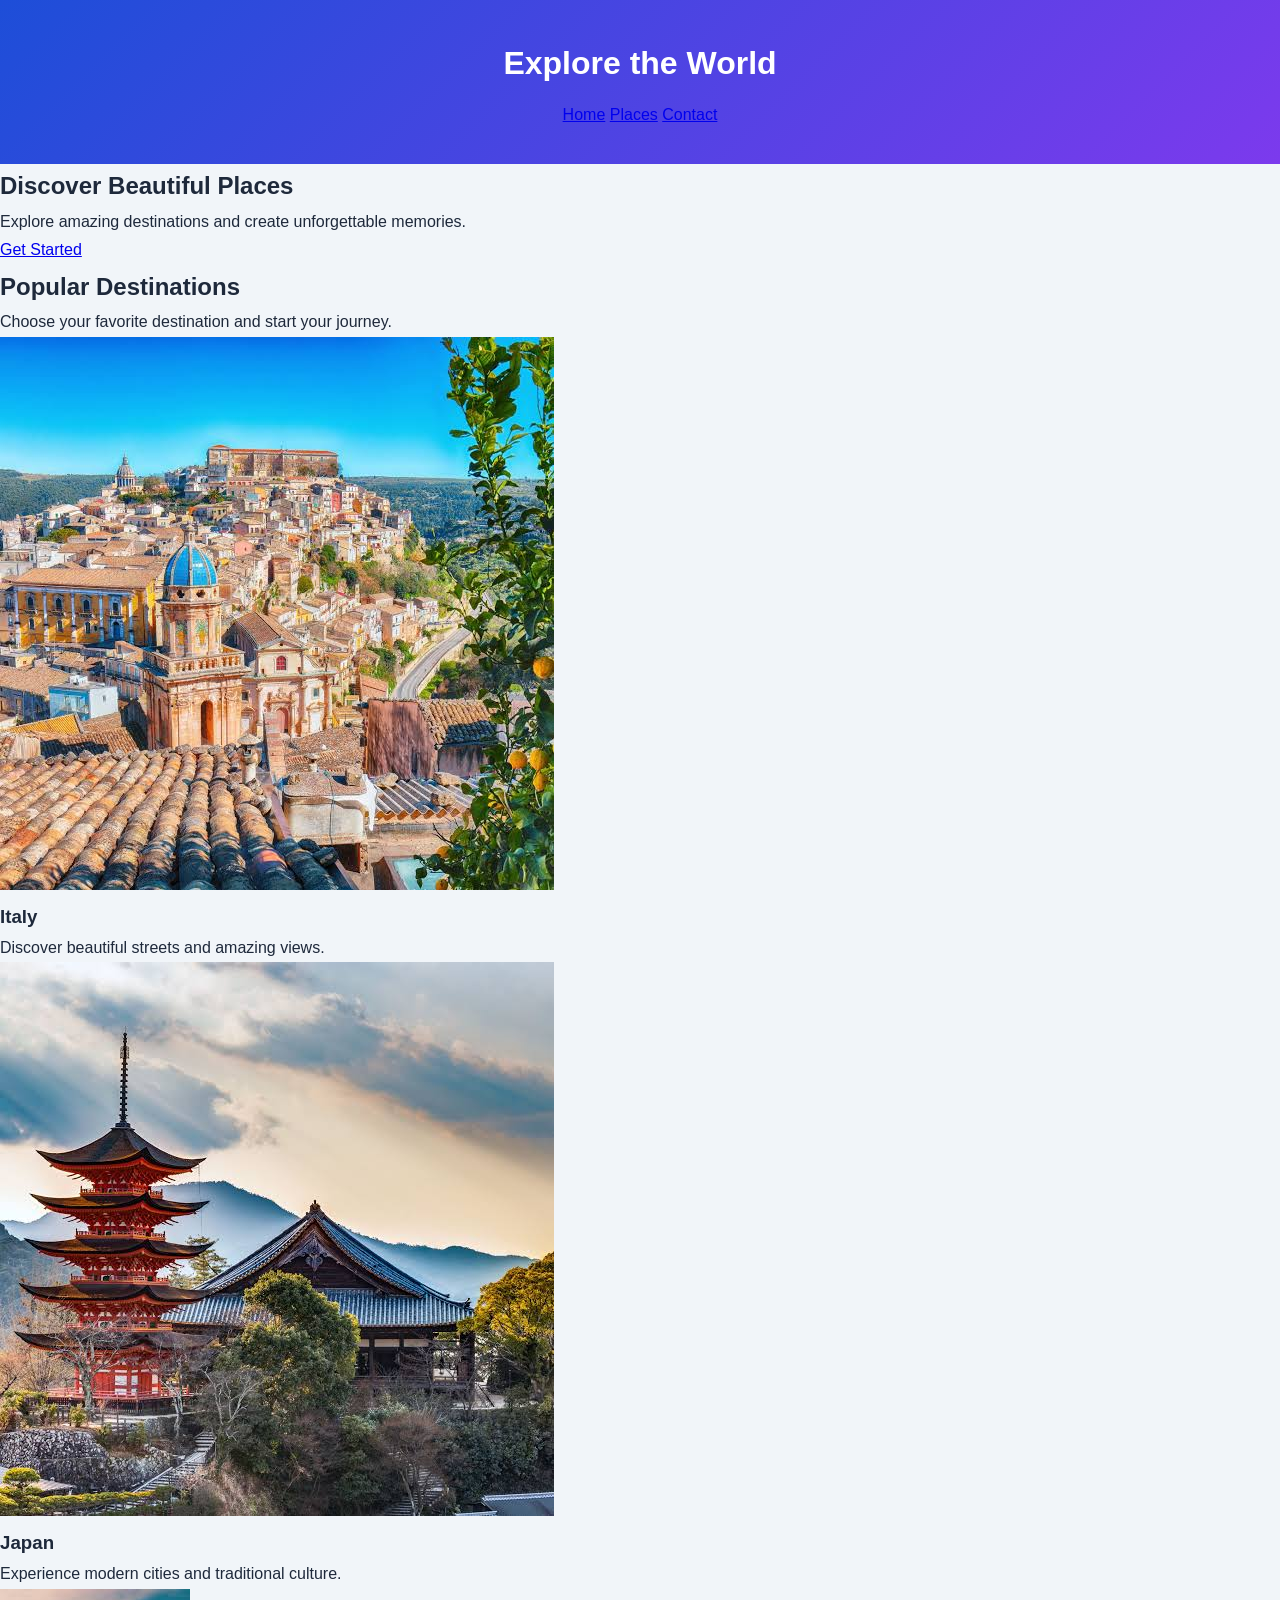
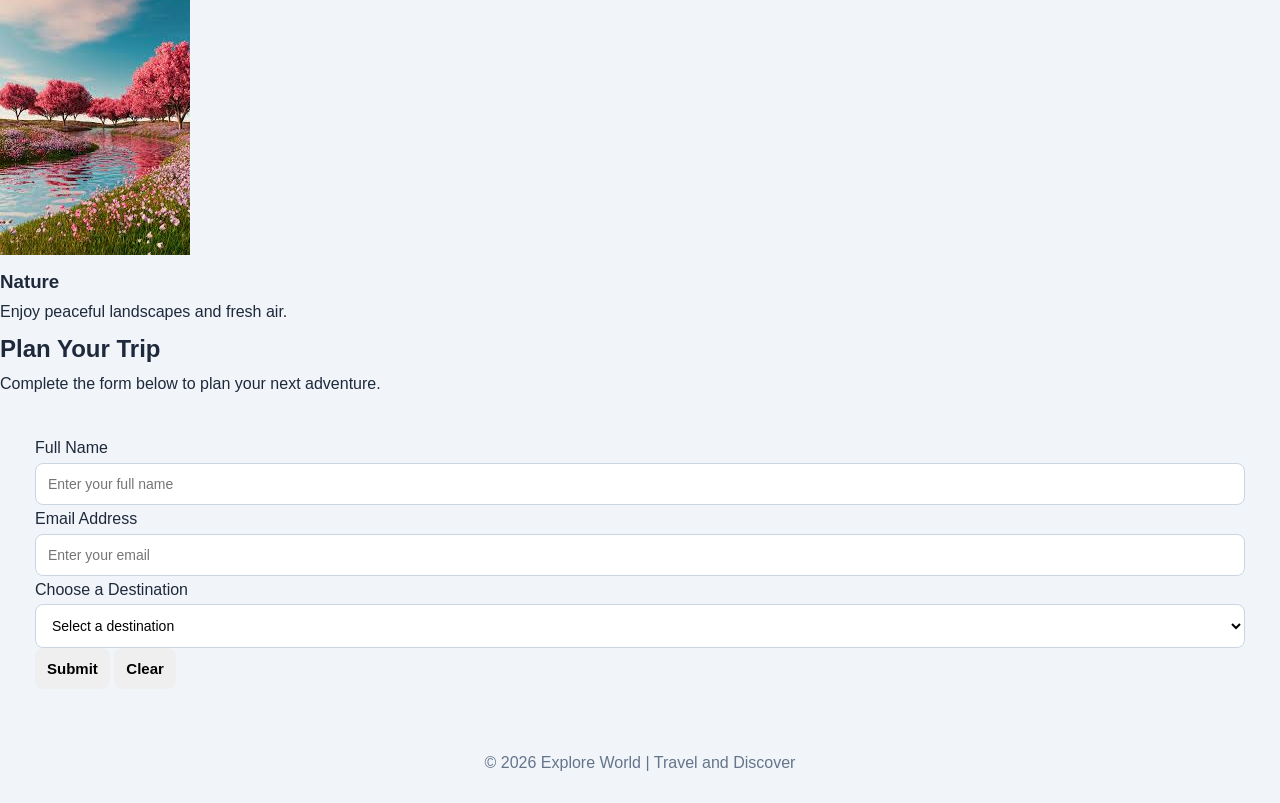
<file: tamrin.html>
<!DOCTYPE html>
<html lang="en">

<head>
    <meta charset="UTF-8">
    <meta name="viewport" content="width=device-width, initial-scale=1.0">

    <title>Explore World</title>

    <link rel="stylesheet" href="4.css">
</head>

<body>

    <header>
        <h1>Explore the World</h1>

        <nav>
            <a href="#home">Home</a>
            <a href="#places">Places</a>
            <a href="#form">Contact</a>
        </nav>
    </header>

    <!-- Hero Section -->

    <section class="hero" id="home">

        <div class="hero-content">
            <h2>Discover Beautiful Places</h2>

            <p>
                Explore amazing destinations and create
                unforgettable memories.
            </p>

            <a href="#form" class="hero-button">
                Get Started
            </a>
        </div>

    </section>

    <!-- Places Section -->

    <section class="places" id="places">

        <h2>Popular Destinations</h2>

        <p class="section-description">
            Choose your favorite destination and start your journey.
        </p>

        <div class="image-container">

            <div class="image-card">

                <img
                    src="images.jpeg"
                    alt="Italy"
                >

                <h3>Italy</h3>

                <p>
                    Discover beautiful streets and amazing views.
                </p>

            </div>

            <div class="image-card">

                <img
                    src="11.jpeg"
                    alt="Japan"
                >

                <h3>Japan</h3>

                <p>
                    Experience modern cities and traditional culture.
                </p>

            </div>

            <div class="image-card">

                <img
                    src="2.jpeg"
                    alt="Nature"
                >

                <h3>Nature</h3>

                <p>
                    Enjoy peaceful landscapes and fresh air.
                </p>

            </div>

        </div>

    </section>

    <!-- Form Section -->

    <section class="form-section" id="form">

        <div class="form-box">

            <h2>Plan Your Trip</h2>

            <p>
                Complete the form below to plan your next adventure.
            </p>

            <form id="travelForm" method="GET">

                <label for="fullname">Full Name</label>

                <input
                    type="text"
                    id="fullname"
                    name="fullname"
                    placeholder="Enter your full name"
                    required
                >

                <label for="email">Email Address</label>

                <input
                    type="email"
                    id="email"
                    name="email"
                    placeholder="Enter your email"
                    required
                >

                <label for="destination">Choose a Destination</label>

                <select
                    id="destination"
                    name="destination"
                    required
                >

                    <option value="">Select a destination</option>
                    <option value="Italy">Italy</option>
                    <option value="Japan">Japan</option>
                    <option value="France">France</option>
                    <option value="Turkey">Turkey</option>
                    <option value="Canada">Canada</option>

                </select>

                <div class="form-buttons">

                    <button type="submit" class="submit-button">
                        Submit
                    </button>

                    <button type="reset" class="clear-button">
                        Clear
                    </button>

                </div>

            </form>

            <p id="message"></p>

        </div>

    </section>

    <!-- Footer -->

    <footer>

        <p>
            © 2026 Explore World | Travel and Discover
        </p>

    </footer>

    <script src="4.js"></script>

</body>

</html>
</file>
<file: 4.css>
* {
    box-sizing: border-box;
    margin: 0;
    padding: 0;
}

body {
    font-family: Tahoma, Arial, sans-serif;
    background-color: #f1f5f9;
    color: #1e293b;
    line-height: 1.8;
}

header {
    background: linear-gradient(135deg, #1d4ed8, #7c3aed);
    color: white;
    text-align: center;
    padding: 35px 15px;
}

header h1 {
    margin-bottom: 8px;
}

header p {
    color: #e0e7ff;
}

main {
    max-width: 1100px;
    margin: 40px auto;
    padding: 0 20px;
}

.form-container {
    display: grid;
    grid-template-columns: 1fr 1.2fr;
    background-color: white;
    border-radius: 18px;
    overflow: hidden;
    box-shadow: 0 10px 35px #00000012;
}

.form-image {
    position: relative;
    min-height: 100%;
    overflow: hidden;
    background-color: #1e3a8a;
}

.form-image img {
    display: block;
    width: 100%;
    height: 100%;
    min-height: 600px;
    object-fit: cover;
    transition: transform 0.5s;
}

.form-image:hover img {
    transform: scale(1.06);
}

.image-text {
    position: absolute;
    bottom: 0;
    right: 0;
    left: 0;
    padding: 30px;
    color: white;
    background: linear-gradient(transparent, #0f172aeb);
}

.image-text h2 {
    margin-bottom: 10px;
}

form {
    padding: 35px;
    min-width: 0;
}

form > h2 {
    margin-bottom: 25px;
    color: #1d4ed8;
    border-bottom: 2px solid #e2e8f0;
    padding-bottom: 12px;
}

.form-group {
    margin-bottom: 20px;
}

.form-group > label,
.form-group > legend {
    display: block;
    font-weight: bold;
    margin-bottom: 8px;
}

input[type="text"],
input[type="email"],
input[type="tel"],
select {
    width: 100%;
    padding: 12px;
    border: 1px solid #cbd5e1;
    border-radius: 8px;
    font-family: inherit;
    font-size: 14px;
    background-color: white;
    transition: border-color 0.3s, box-shadow 0.3s;
}

input:focus,
select:focus {
    outline: none;
    border-color: #2563eb;
    box-shadow: 0 0 0 3px #2563eb20;
}

select:disabled {
    background-color: #f1f5f9;
    cursor: not-allowed;
}

.birth-date {
    display: grid;
    grid-template-columns: 1fr 1.5fr 1.2fr;
    gap: 10px;
}

.birth-date select {
    min-width: 0;
}

fieldset {
    border: none;
    min-width: 0;
}

.options {
    display: flex;
    flex-wrap: wrap;
    gap: 15px;
}

.options label {
    display: flex;
    align-items: center;
    gap: 7px;
    cursor: pointer;
    font-weight: normal;
}

input[type="radio"],
input[type="checkbox"] {
    accent-color: #2563eb;
    width: 17px;
    height: 17px;
    cursor: pointer;
}

.interests {
    display: grid;
    grid-template-columns: 1fr 1fr;
    gap: 12px;
}

.buttons {
    display: flex;
    gap: 12px;
    margin-top: 30px;
}

button {
    flex: 1;
    padding: 12px;
    border: none;
    border-radius: 8px;
    font-family: inherit;
    font-size: 15px;
    font-weight: bold;
    cursor: pointer;
    transition: transform 0.2s, background-color 0.2s;
}

button:hover {
    transform: translateY(-2px);
}

.submit-btn {
    background-color: #2563eb;
    color: white;
}

.submit-btn:hover {
    background-color: #1d4ed8;
}

.clear-btn {
    background-color: #e2e8f0;
    color: #334155;
}

.clear-btn:hover {
    background-color: #cbd5e1;
}

footer {
    text-align: center;
    padding: 25px;
    color: #64748b;
}

@media (max-width: 750px) {
    main {
        margin: 20px auto;
        padding: 0 12px;
    }

    .form-container {
        grid-template-columns: 1fr;
    }

    .form-image img {
        min-height: 250px;
        height: 250px;
    }

    form {
        padding: 22px;
    }
}

@media (max-width: 400px) {
    .interests {
        grid-template-columns: 1fr;
    }

    .options {
        gap: 10px;
    }

    .birth-date {
        gap: 6px;
    }

    .birth-date select {
        padding: 10px 5px;
        font-size: 12px;
    }

    .buttons {
        flex-direction: column;
    }
}
</file>
<file: person.css>
*{box-sizing:border-box}
body{margin:0;padding:0;font-family:Tahoma,Arial,sans-serif;background:#f3f6fa;color:#243447;line-height:1.8}
#nav-menu{background:#16324f;padding:12px 20px;text-align:center;position:sticky;top:0;z-index:20}
#nav-menu a{color:#eaf2f8;text-decoration:none;padding:8px 18px;margin:0 4px;border-radius:18px;font-size:14px}
#nav-menu a:hover{background:#2d6a8a}
#header{text-align:center;padding:45px 20px;color:#fff;background:linear-gradient(135deg,#1f5f7a,#16324f)}
.logo{font-size:42px}
#header h1{margin:5px 0;font-size:32px}
.description{margin:6px 0 0;color:#dbeaf2}
.section{width:92%;max-width:1250px;margin:30px auto;padding:25px;background:#fff;border-radius:16px;box-shadow:0 4px 16px rgba(22,50,79,.08)}
.section h2{margin-top:0;color:#16324f;border-right:5px solid #2d8aa8;padding-right:10px}
.stats-grid{display:grid;grid-template-columns:repeat(4,1fr);gap:16px}
.stat-card{background:#f7fbfd;border:1px solid #dce8ef;border-radius:14px;padding:20px;text-align:center}
.stat-number{display:block;font-size:30px;font-weight:bold;color:#1f6e8c}
.stat-title{font-size:13px;color:#647785}
.department-filter{display:flex;gap:10px;flex-wrap:wrap;margin-bottom:22px}
.filter-item{padding:6px 15px;border-radius:18px;color:#fff;font-size:13px;font-weight:bold}
.all-filter{background:#607d8b}.engineering-filter{background:#2563eb}.sales-filter{background:#d97706}.support-filter{background:#059669}.hr-filter{background:#7c3aed}
.person-grid{display:grid;grid-template-columns:repeat(auto-fill,minmax(270px,1fr));gap:18px}
.person-card{display:flex;gap:14px;padding:16px;border:1px solid #dfe8ee;border-radius:14px;background:#fcfdfe;transition:.18s}
.person-card:hover{transform:translateY(-4px);box-shadow:0 8px 18px rgba(22,50,79,.12)}
.avatar{width:52px;height:52px;min-width:52px;border-radius:50%;background:#dbeaf2;color:#16324f;display:flex;align-items:center;justify-content:center;font-size:18px;font-weight:bold}
.person-body{flex:1}.top-badges{display:flex;gap:6px;flex-wrap:wrap}
.department-badge,.gender-badge{display:inline-block;padding:3px 9px;border-radius:10px;font-size:11px;font-weight:bold;color:#fff}
.department-badge[data-department="engineering"]{background:#2563eb}.department-badge[data-department="sales"]{background:#d97706}.department-badge[data-department="support"]{background:#059669}.department-badge[data-department="hr"]{background:#7c3aed}
.gender-badge[data-gender="male"]{background:#4f6fa8}.gender-badge[data-gender="female"]{background:#a84f7d}
.person-name{margin:8px 0 2px;color:#16324f;font-size:17px}.person-role{margin:0 0 8px;color:#526777;font-size:13px}
.person-meta{display:flex;justify-content:space-between;gap:8px;margin:6px 0;color:#71818e;font-size:12px}.person-skills{margin:8px 0;font-size:12px;color:#596b79}
.salary-summary{margin-top:10px;padding:8px 10px;border-radius:10px;background:#f3f8fb;border:1px solid #dbe7ee}
.gross-label{display:block;font-size:11px;color:#6d7c87}.gross-value{display:block;color:#9a4d00;font-size:13px;font-weight:bold}
.person-footer{display:flex;justify-content:space-between;align-items:center;margin-top:10px}.person-rating{color:#c58b00;font-weight:bold;font-size:13px}
.status-badge{display:inline-block;padding:3px 10px;border-radius:12px;font-size:11px;font-weight:bold}.active-status{background:#dff4e8;color:#16713d}.inactive-status{background:#fde2e2;color:#a63d3d}
.table-wrap{width:100%;overflow-x:auto}#employees-table{width:100%;min-width:1450px;border-collapse:collapse}
#employees-table thead{background:#16324f;color:#fff}#employees-table th,#employees-table td{padding:10px 9px;border:1px solid #dde5ea;text-align:center;font-size:13px;white-space:nowrap}
#employees-table tbody tr:nth-child(even){background:#f8fafc}#employees-table tbody tr:hover{background:#edf6fa}
.emp-name{font-weight:bold;color:#16324f}.emp-gross{color:#934900;font-weight:bold}.emp-insurance{color:#2f6f8f}.emp-tax{color:#9b3f3f}.emp-net{color:#147245;font-weight:bold}.emp-rating{color:#b78300;font-weight:bold}
.table-note{margin:12px 0 0;font-size:13px;color:#697985}
#footer{margin-top:35px;padding:24px 20px;text-align:center;background:#16324f;color:#fff}
@media(max-width:850px){.stats-grid{grid-template-columns:repeat(2,1fr)}}@media(max-width:600px){.stats-grid,.person-grid{grid-template-columns:1fr}#nav-menu a{display:inline-block;margin-bottom:5px}}
</file>
